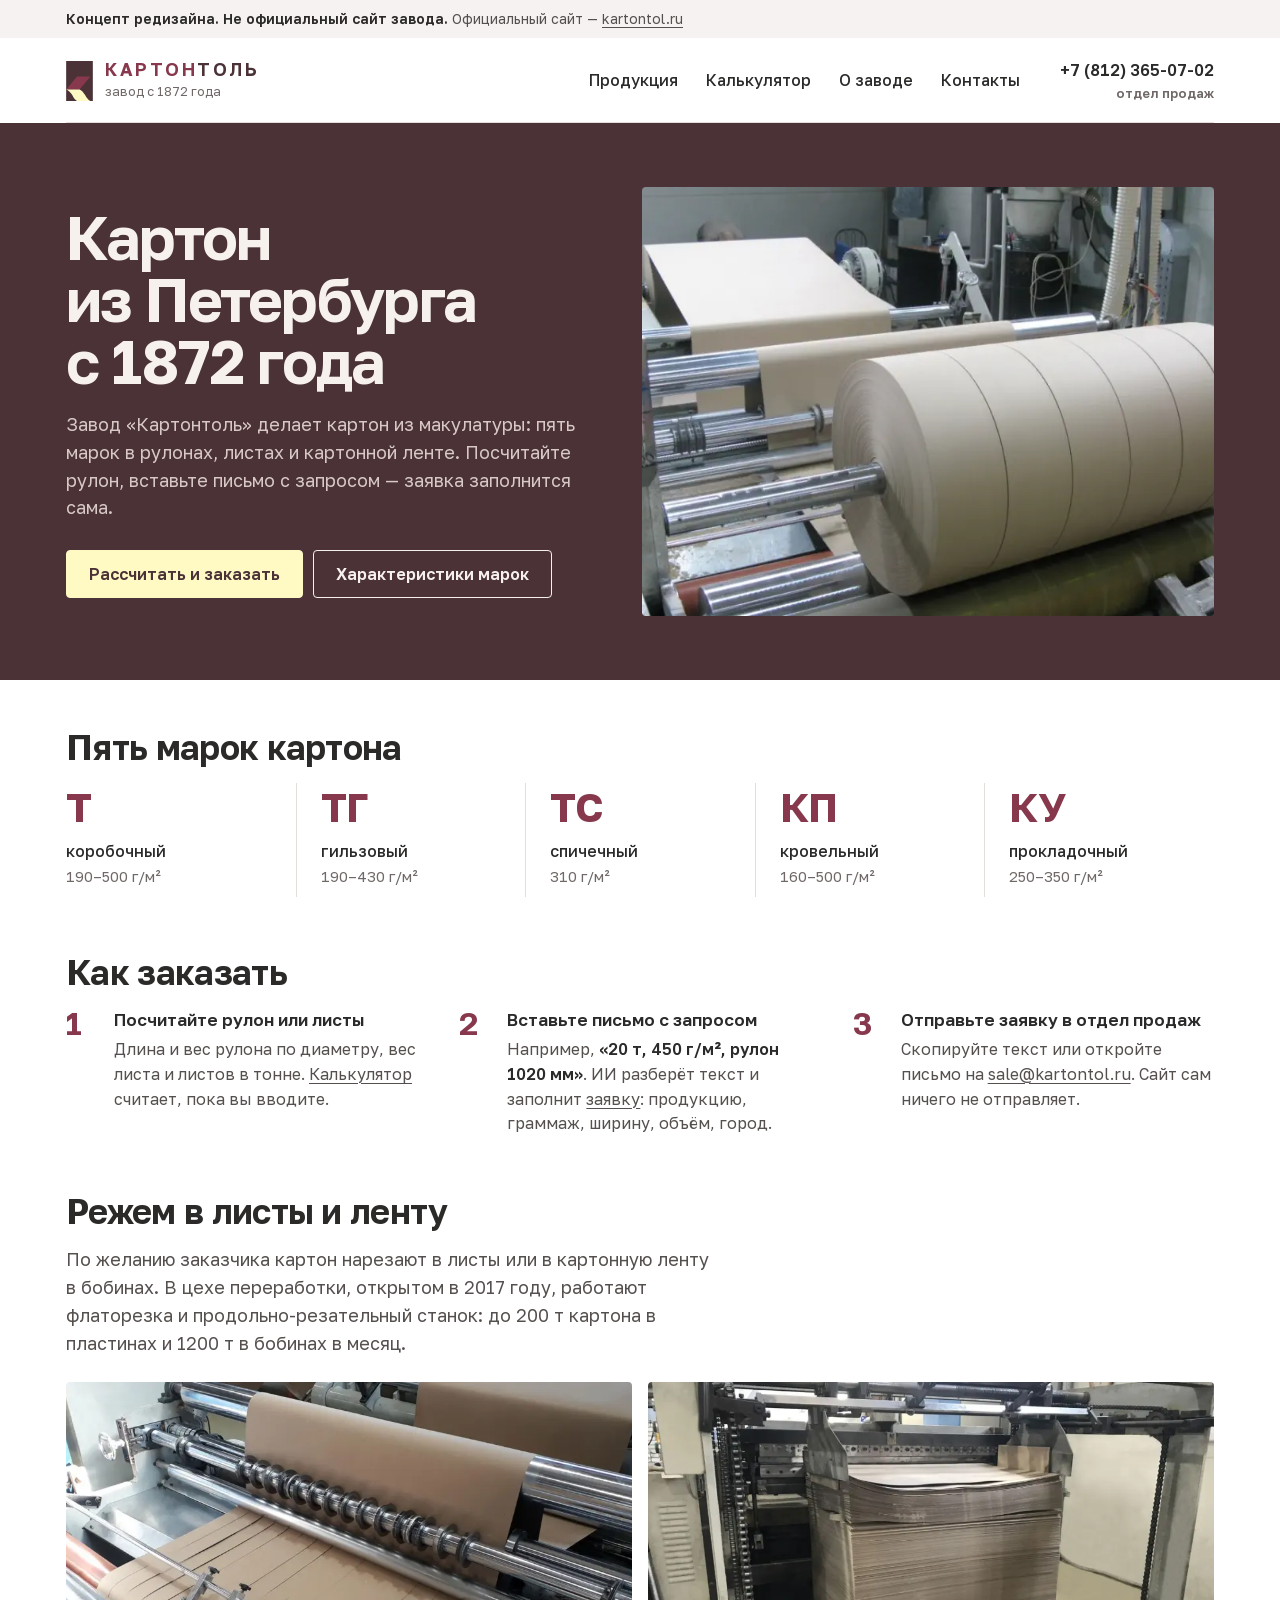
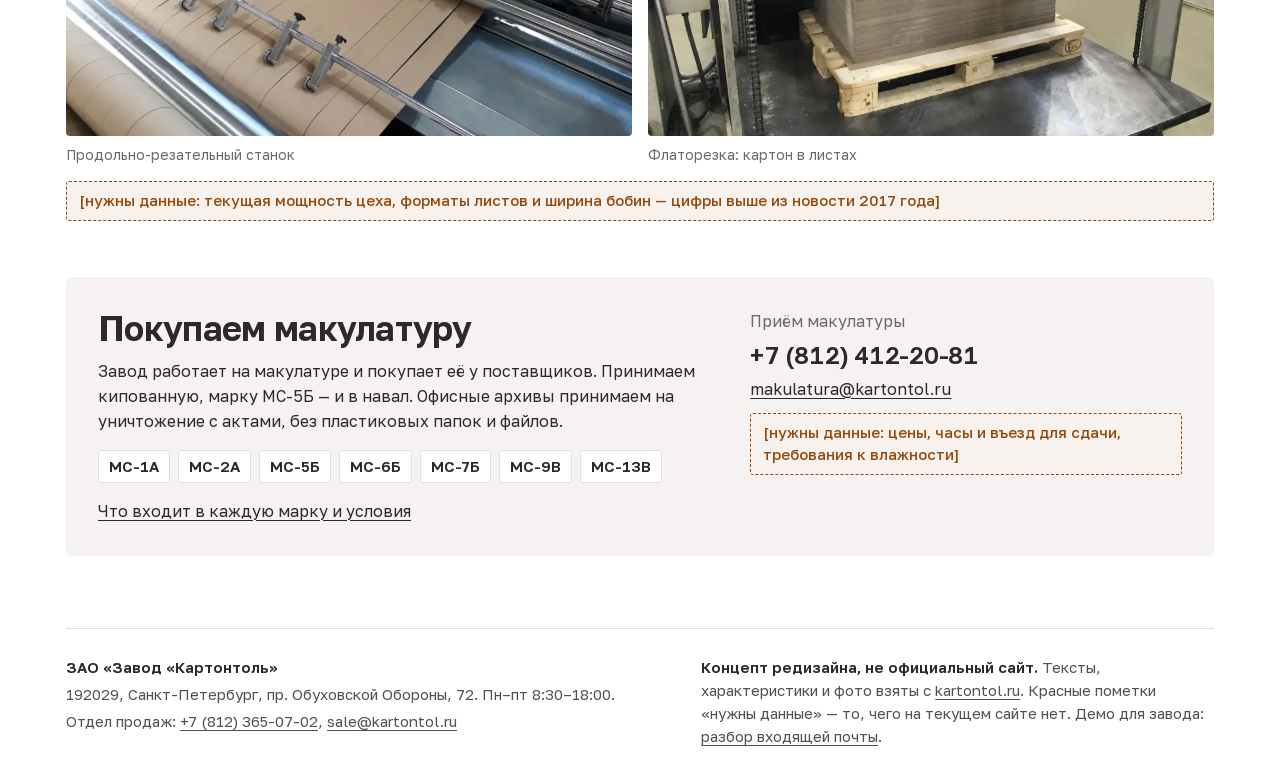
<file: index.html>
<!doctype html>
<html lang="ru">
<head>
<meta charset="utf-8">
<meta name="viewport" content="width=device-width, initial-scale=1, viewport-fit=cover">
<title>Картонтоль — картон из Петербурга с 1872 года (концепт)</title>
<meta name="description" content="Концепт редизайна сайта завода «Картонтоль»: картон из макулатуры в рулонах, листах и ленте, калькулятор и заявка.">
<meta name="robots" content="noindex, nofollow">
<meta name="color-scheme" content="light dark">
<meta name="theme-color" content="#4A3237">
<link rel="icon" href="data:image/svg+xml,%3Csvg viewBox='0 0 38 57' xmlns='http://www.w3.org/2000/svg'%3E%3Cpath fill='%234A3237' d='M0 0h38v57H0z'/%3E%3Cpath fill='%2387384D' d='M19.2 40.5H0L15.4 22h19.2z'/%3E%3Cpath fill='%23FFF9C4' d='M34.5 57H15.4C11.4 55 9.7 49.7 7.4 46.6 5.5 44 3 42 0 40.5H19.1C26.1 43.2 28 53.7 34.5 56.9z'/%3E%3C/svg%3E">
<link rel="stylesheet" href="assets/site.css?v=4">
</head>
<body>
<a class="skip" href="#main">Перейти к содержанию</a>
<div class="concept"><p class="wrap"><b>Концепт редизайна. Не официальный сайт завода.</b> Официальный сайт — <a href="https://kartontol.ru/">kartontol.ru</a></p></div>
<header class="site wrap">
  <a class="brand" href="index.html"><svg viewBox="0 0 38 57" aria-hidden="true"><path fill="#4A3237" d="M0 0h38v57H0z"/><path fill="#87384D" d="M19.2 40.5H0L15.4 22h19.2z"/><path fill="#FFF9C4" d="M34.5 57H15.4C11.4 55 9.7 49.7 7.4 46.6 5.5 44 3 42 0 40.5H19.1C26.1 43.2 28 53.7 34.5 56.9z"/></svg><b><span>Картон</span>толь</b><small>завод с 1872 года</small></a>
  <a class="tel" href="tel:+78123650702">+7 (812) 365-07-02<small>отдел продаж</small></a>
  <nav class="nav" aria-label="Разделы сайта">
    <a href="products.html">Продукция</a>
    <a href="calculator/index.html">Калькулятор</a>
    <a href="about.html">О заводе</a>
    <a href="contacts.html">Контакты</a>
  </nav>
</header>

<main id="main" class="wrap">
  <section class="hero" aria-labelledby="h1">
    <div>
      <h1 id="h1">Картон из&nbsp;Петербурга с&nbsp;1872&nbsp;года</h1>
      <p class="lead">Завод «Картонтоль» делает картон из макулатуры: пять марок в рулонах, листах и картонной ленте. Посчитайте рулон, вставьте письмо с запросом — заявка заполнится сама.</p>
      <div class="btns">
        <a class="btn main" href="calculator/index.html">Рассчитать и заказать</a>
        <a class="btn" href="products.html">Характеристики марок</a>
      </div>
    </div>

    <figure class="hero-ph"><img src="assets/img/winding.webp" width="960" height="540" fetchpriority="high" alt="Нарезанный картон наматывается в бобины на продольно-резательном станке"></figure>
  </section>

  <section class="section" aria-labelledby="h-grades">
    <h2 id="h-grades">Пять марок картона</h2>
    <ul class="grades">
      <li><a href="products.html#t"><b>Т</b><span>коробочный</span><small>190–500 г/м²</small></a></li>
      <li><a href="products.html#tg"><b>ТГ</b><span>гильзовый</span><small>190–430 г/м²</small></a></li>
      <li><a href="products.html#ts"><b>ТС</b><span>спичечный</span><small>310 г/м²</small></a></li>
      <li><a href="products.html#kp"><b>КП</b><span>кровельный</span><small>160–500 г/м²</small></a></li>
      <li><a href="products.html#ku"><b>КУ</b><span>прокладочный</span><small>250–350 г/м²</small></a></li>
    </ul>
  </section>

  <section class="section" aria-labelledby="h-order">
    <h2 id="h-order">Как заказать</h2>
    <ol class="steps">
      <li><b>Посчитайте рулон или листы</b><p>Длина и вес рулона по диаметру, вес листа и листов в тонне. <a href="calculator/index.html">Калькулятор</a> считает, пока вы вводите.</p></li>
      <li><b>Вставьте письмо с запросом</b><p>Например, <q>20 т, 450 г/м², рулон 1020 мм</q>. ИИ разберёт текст и заполнит <a href="calculator/index.html#order">заявку</a>: продукцию, граммаж, ширину, объём, город.</p></li>
      <li><b>Отправьте заявку в отдел продаж</b><p>Скопируйте текст или откройте письмо на <a href="mailto:sale@kartontol.ru">sale@kartontol.ru</a>. Сайт сам ничего не отправляет.</p></li>
    </ol>
  </section>

  <section class="section" aria-labelledby="h-shop">
    <h2 id="h-shop">Режем в листы и ленту</h2>
    <p class="lead">По желанию заказчика картон нарезают в листы или в картонную ленту в бобинах. В цехе переработки, открытом в 2017 году, работают флаторезка и продольно-резательный станок: до 200 т картона в пластинах и 1200 т в бобинах в месяц.</p>
    <div class="photos">
      <figure><img src="assets/img/slitter.webp" width="960" height="541" loading="lazy" decoding="async" alt="Продольно-резательный станок режет полотно картона на ленты"><figcaption>Продольно-резательный станок</figcaption></figure>
      <figure><img src="assets/img/sheets.webp" width="960" height="720" loading="lazy" decoding="async" alt="Стопа нарезанного листового картона на поддоне у флаторезки"><figcaption>Флаторезка: картон в листах</figcaption></figure>
    </div>
    <p class="need" style="margin-top:16px">[нужны данные: текущая мощность цеха, форматы листов и ширина бобин — цифры выше из новости 2017 года]</p>
  </section>

  <section class="section" aria-labelledby="h-waste">
    <div class="paper cols wide-left">
      <div>
        <h2 id="h-waste">Покупаем макулатуру</h2>
        <p style="margin-top:12px">Завод работает на макулатуре и покупает её у поставщиков. Принимаем кипованную, марку МС-5Б — и в навал. Офисные архивы принимаем на уничтожение с актами, без пластиковых папок и файлов.</p>
        <ul class="marks" aria-label="Марки макулатуры">
          <li>МС-1А</li><li>МС-2А</li><li>МС-5Б</li><li>МС-6Б</li><li>МС-7Б</li><li>МС-9В</li><li>МС-13В</li>
        </ul>
        <p><a href="about.html#suppliers">Что входит в каждую марку и условия</a></p>
      </div>
      <div class="dept">
        <p class="muted">Приём макулатуры</p>
        <p><a href="tel:+78124122081">+7 (812) 412-20-81</a></p>
        <p><a href="mailto:makulatura@kartontol.ru">makulatura@kartontol.ru</a></p>
        <p class="need" style="margin-top:12px">[нужны данные: цены, часы и въезд для сдачи, требования к влажности]</p>
      </div>
    </div>
  </section>
</main>

<footer class="foot wrap">
  <div>
    <p><b>ЗАО «Завод «Картонтоль»</b></p>
    <p>192029, Санкт-Петербург, пр. Обуховской Обороны, 72. Пн–пт 8:30–18:00.</p>
    <p>Отдел продаж: <a href="tel:+78123650702">+7 (812) 365-07-02</a>, <a href="mailto:sale@kartontol.ru">sale@kartontol.ru</a></p>
  </div>
  <p><b>Концепт редизайна, не официальный сайт.</b> Тексты, характеристики и фото взяты с <a href="https://kartontol.ru/">kartontol.ru</a>. Красные пометки «нужны данные» — то, чего на текущем сайте нет. Демо для завода: <a href="mail/index.html">разбор входящей почты</a>.</p>
</footer>
</body>
</html>
</file>
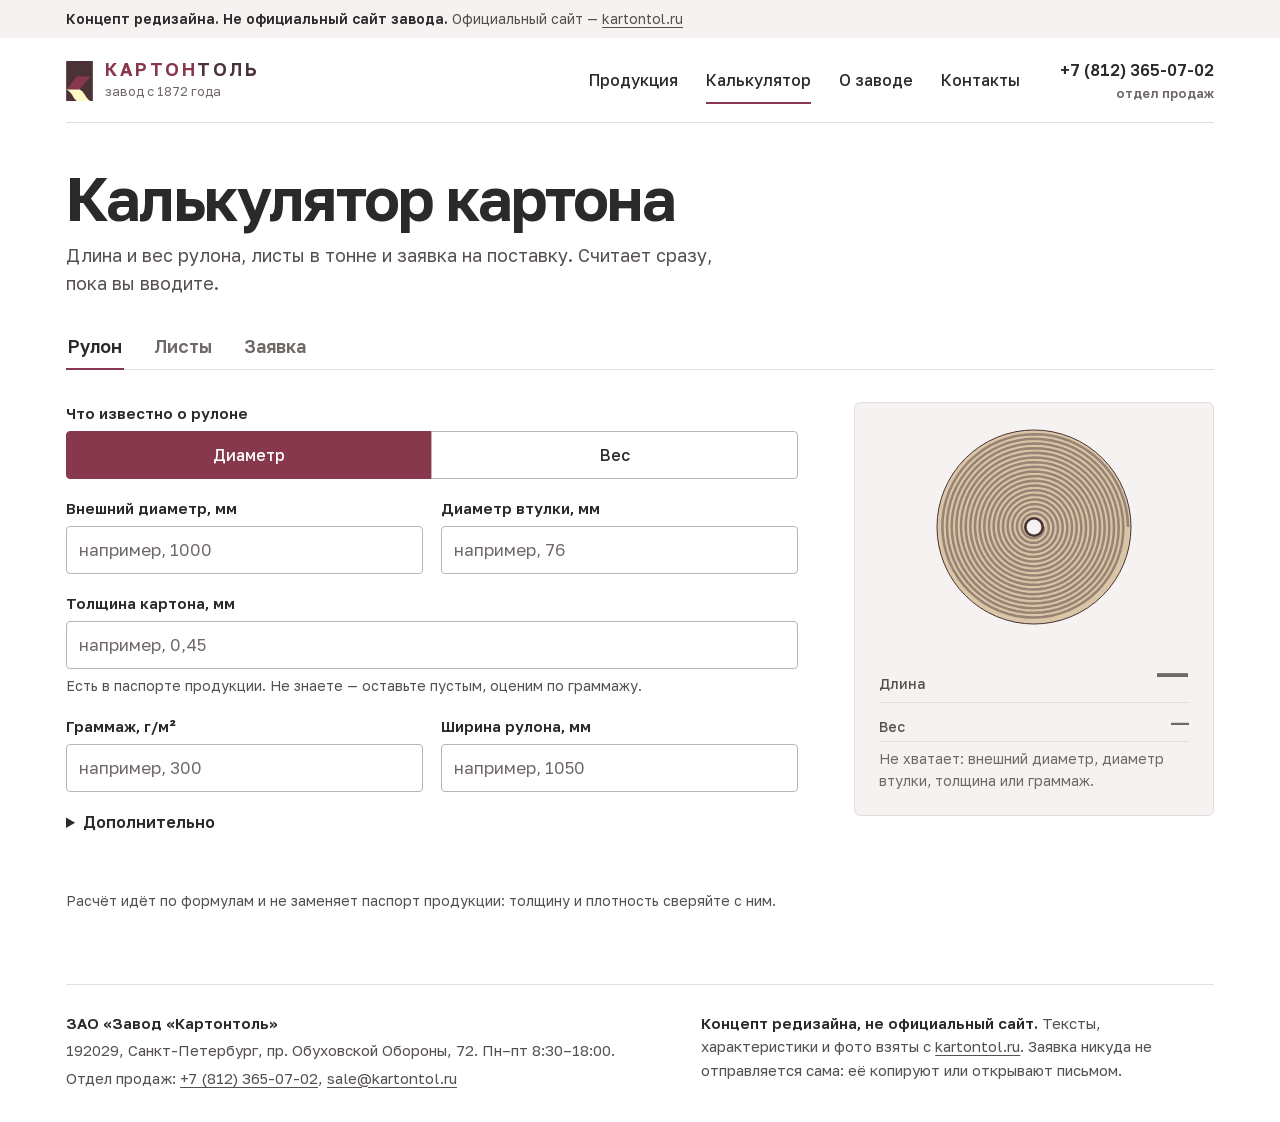
<file: calculator/index.html>
<!doctype html>
<html lang="ru">
<head>
<meta charset="utf-8">
<meta name="viewport" content="width=device-width, initial-scale=1, viewport-fit=cover">
<title>Калькулятор картона и заявка — Картонтоль (концепт)</title>
<meta name="description" content="Длина и вес рулона, листы в тонне и заявка на картон. ИИ разбирает письмо с запросом и заполняет заявку.">
<meta name="robots" content="noindex, nofollow">
<meta name="color-scheme" content="light dark">
<meta name="theme-color" content="#4A3237">
<link rel="icon" href="data:image/svg+xml,%3Csvg viewBox='0 0 38 57' xmlns='http://www.w3.org/2000/svg'%3E%3Cpath fill='%234A3237' d='M0 0h38v57H0z'/%3E%3Cpath fill='%2387384D' d='M19.2 40.5H0L15.4 22h19.2z'/%3E%3Cpath fill='%23FFF9C4' d='M34.5 57H15.4C11.4 55 9.7 49.7 7.4 46.6 5.5 44 3 42 0 40.5H19.1C26.1 43.2 28 53.7 34.5 56.9z'/%3E%3C/svg%3E">
<link rel="stylesheet" href="../assets/site.css?v=4">
</head>
<body>
<a class="skip" href="#main">Перейти к содержанию</a>
<div class="concept"><p class="wrap"><b>Концепт редизайна. Не официальный сайт завода.</b> Официальный сайт — <a href="https://kartontol.ru/">kartontol.ru</a></p></div>
<header class="site wrap">
  <a class="brand" href="../index.html"><svg viewBox="0 0 38 57" aria-hidden="true"><path fill="#4A3237" d="M0 0h38v57H0z"/><path fill="#87384D" d="M19.2 40.5H0L15.4 22h19.2z"/><path fill="#FFF9C4" d="M34.5 57H15.4C11.4 55 9.7 49.7 7.4 46.6 5.5 44 3 42 0 40.5H19.1C26.1 43.2 28 53.7 34.5 56.9z"/></svg><b><span>Картон</span>толь</b><small>завод с 1872 года</small></a>
  <a class="tel" href="tel:+78123650702">+7 (812) 365-07-02<small>отдел продаж</small></a>
  <nav class="nav" aria-label="Разделы сайта">
    <a href="../products.html">Продукция</a>
    <a href="index.html" aria-current="page">Калькулятор</a>
    <a href="../about.html">О заводе</a>
    <a href="../contacts.html">Контакты</a>
  </nav>
</header>

<main id="main" class="wrap">
<div class="calc-head">
  <h1>Калькулятор картона</h1>
  <p class="lead">Длина и вес рулона, листы в тонне и заявка на поставку. Считает сразу, пока вы вводите.</p>
  <nav class="tabs" role="tablist" aria-label="Разделы калькулятора">
    <button type="button" role="tab" id="tab-roll" aria-controls="p-roll" aria-selected="true">Рулон</button>
    <button type="button" role="tab" id="tab-sheet" aria-controls="p-sheet" aria-selected="false" tabindex="-1">Листы</button>
    <button type="button" role="tab" id="tab-order" aria-controls="p-order" aria-selected="false" tabindex="-1">Заявка</button>
  </nav>
</div>
<!-- РУЛОН -->
<section class="panel" id="p-roll" role="tabpanel" aria-labelledby="tab-roll">
  <div class="tag">
    <svg viewBox="-100 -100 200 200" aria-hidden="true">
      <circle class="roll-face" r="97"/>
      <path class="roll-wind" id="r-wind" pathLength="1"/>
      <circle class="roll-core" id="r-core" r="12"/>
      <circle class="roll-hole" id="r-hole" r="9"/>
    </svg>
    <dl aria-live="polite">
      <div class="big"><dt>Длина <span class="stamp" id="r-est" hidden>оценка</span></dt><dd id="r-len"></dd></div>
      <div><dt>Вес</dt><dd id="r-kg-out"></dd></div>
    </dl>
    <p class="cap" id="r-cap"></p>
  </div>

  <form id="f-roll" novalidate>
    <fieldset class="seg">
      <legend>Что известно о рулоне</legend>
      <div class="opts">
        <label><input type="radio" name="rmode" value="dia" checked><span>Диаметр</span></label>
        <label><input type="radio" name="rmode" value="wt"><span>Вес</span></label>
      </div>
    </fieldset>

    <div id="r-dia" class="fields">
      <div class="pair">
        <div class="f">
          <label for="r-D">Внешний диаметр, мм</label>
          <input id="r-D" name="outerMm" inputmode="decimal" autocomplete="off" placeholder="например, 1000" aria-describedby="r-D-err">
          <p class="err" id="r-D-err" hidden></p>
        </div>
        <div class="f">
          <label for="r-d">Диаметр втулки, мм</label>
          <input id="r-d" name="coreMm" inputmode="decimal" autocomplete="off" placeholder="например, 76" aria-describedby="r-d-err">
          <p class="err" id="r-d-err" hidden></p>
        </div>
      </div>
      <div class="f">
        <label for="r-t">Толщина картона, мм</label>
        <input id="r-t" name="thicknessMm" inputmode="decimal" autocomplete="off" placeholder="например, 0,45" aria-describedby="r-t-hint r-t-err r-t-note">
        <p class="hint" id="r-t-hint">Есть в паспорте продукции. Не знаете — оставьте пустым, оценим по граммажу.</p>
        <p class="err" id="r-t-err" hidden></p>
        <p class="note" id="r-t-note" hidden></p>
      </div>
    </div>

    <div id="r-wtbox" class="f" hidden>
      <label for="r-kg">Вес рулона, кг</label>
      <input id="r-kg" name="weightKg" inputmode="decimal" autocomplete="off" placeholder="например, 800" aria-describedby="r-kg-err">
      <p class="err" id="r-kg-err" hidden></p>
    </div>

    <div class="pair">
      <div class="f">
        <label for="r-g">Граммаж, г/м²</label>
        <input id="r-g" name="grammageGsm" inputmode="decimal" autocomplete="off" placeholder="например, 300" aria-describedby="r-g-err">
        <p class="err" id="r-g-err" hidden></p>
      </div>
      <div class="f">
        <label for="r-w">Ширина рулона, мм</label>
        <input id="r-w" name="widthMm" inputmode="decimal" autocomplete="off" placeholder="например, 1050" aria-describedby="r-w-err">
        <p class="err" id="r-w-err" hidden></p>
      </div>
    </div>

    <details>
      <summary>Дополнительно</summary>
      <div class="f">
        <label for="r-rho">Плотность картона, г/см³</label>
        <input id="r-rho" name="densityGcm3" inputmode="decimal" autocomplete="off" value="0,75" placeholder="0,75" aria-describedby="r-rho-hint r-rho-err">
        <p class="hint" id="r-rho-hint">Нужна, только когда толщина не указана. Пустое поле — 0,75.</p>
        <p class="err" id="r-rho-err" hidden></p>
      </div>
    </details>
  </form>
</section>

<!-- ЛИСТЫ -->
<section class="panel" id="p-sheet" role="tabpanel" aria-labelledby="tab-sheet" hidden>
  <div class="tag">
    <svg viewBox="0 0 100 100" aria-hidden="true">
      <rect class="sheet" id="s-r3"/><rect class="sheet" id="s-r2"/><rect class="sheet top" id="s-r1"/>
    </svg>
    <dl aria-live="polite">
      <div class="big"><dt>Вес листа</dt><dd id="s-wt"></dd></div>
      <div><dt>Листов в тонне</dt><dd id="s-per"></dd></div>
    </dl>
    <p class="cap" id="s-cap"></p>
  </div>

  <form id="f-sheet" novalidate>
    <div class="pair">
      <div class="f">
        <label for="s-w">Ширина листа, мм</label>
        <input id="s-w" name="widthMm" inputmode="decimal" autocomplete="off" placeholder="например, 700" aria-describedby="s-w-err">
        <p class="err" id="s-w-err" hidden></p>
      </div>
      <div class="f">
        <label for="s-l">Длина листа, мм</label>
        <input id="s-l" name="lengthMm" inputmode="decimal" autocomplete="off" placeholder="например, 1000" aria-describedby="s-l-err">
        <p class="err" id="s-l-err" hidden></p>
      </div>
    </div>
    <div class="f">
      <label for="s-g">Граммаж, г/м²</label>
      <input id="s-g" name="grammageGsm" inputmode="decimal" autocomplete="off" placeholder="например, 350" aria-describedby="s-g-err">
      <p class="err" id="s-g-err" hidden></p>
    </div>

    <fieldset class="seg fields">
      <legend>Партия</legend>
      <p class="hint">Заполните одно поле или оба.</p>
      <div class="pair">
        <div class="f">
          <label for="s-n">Листов в партии</label>
          <input id="s-n" name="sheetCount" inputmode="numeric" autocomplete="off" placeholder="например, 5000" aria-describedby="s-n-err s-n-out">
          <p class="err" id="s-n-err" hidden></p>
          <output id="s-n-out" for="s-n" hidden></output>
        </div>
        <div class="f">
          <label for="s-t">Тонн в партии</label>
          <input id="s-t" name="tonnes" inputmode="decimal" autocomplete="off" placeholder="например, 2" aria-describedby="s-t-err s-t-out">
          <p class="err" id="s-t-err" hidden></p>
          <output id="s-t-out" for="s-t" hidden></output>
        </div>
      </div>
    </fieldset>
  </form>
</section>

<!-- ЗАЯВКА -->
<section class="panel" id="p-order" role="tabpanel" aria-labelledby="tab-order" hidden>
  <form id="f-order" novalidate>
    <div class="ai">
      <label for="o-letter">Письмо с запросом</label>
      <textarea id="o-letter" aria-describedby="o-letter-hint" placeholder="например: нужно 20 т, 450 г/м², рулон 1020 мм, доставка в Тверь"></textarea>
      <button type="button" class="btn" id="o-ai">Разобрать письмо ИИ</button>
      <p class="hint" id="o-letter-hint">ИИ заполнит поля ниже. Текст уходит на разбор в YandexGPT через облачную функцию Яндекса; сайт его не хранит.</p>
    </div>
    <div class="pull">
      <button type="button" class="btn" id="o-pull">Перенести из расчёта</button>
      <p class="hint">Подставит граммаж, ширину или формат, а итог расчёта допишет в комментарий.</p>
    </div>
    <div class="pair">
      <div class="f">
        <label for="o-company">Компания</label>
        <input id="o-company" name="company" autocomplete="organization" placeholder="название организации">
      </div>
      <div class="f">
        <label for="o-contact">Контакт: телефон или почта</label>
        <input id="o-contact" name="contact" autocomplete="email" placeholder="+7 900 000-00-00 или name@mail.ru" aria-describedby="o-contact-err">
        <p class="err" id="o-contact-err" hidden></p>
      </div>
    </div>
    <fieldset class="seg">
      <legend>Продукция</legend>
      <div class="opts">
        <label><input type="radio" name="product" value="рулон"><span>Рулон</span></label>
        <label><input type="radio" name="product" value="лист"><span>Лист</span></label>
        <label><input type="radio" name="product" value="лента"><span>Лента</span></label>
      </div>
    </fieldset>
    <div class="pair">
      <div class="f">
        <label for="o-brand">Марка</label>
        <input id="o-brand" name="brand" autocomplete="off" placeholder="как в паспорте или прайсе">
      </div>
      <div class="f">
        <label for="o-g">Граммаж, г/м²</label>
        <input id="o-g" name="grammageGsm" inputmode="decimal" autocomplete="off" placeholder="например, 300" aria-describedby="o-g-err">
        <p class="err" id="o-g-err" hidden></p>
      </div>
    </div>
    <div class="f">
      <label for="o-size">Ширина или формат</label>
      <input id="o-size" name="size" autocomplete="off" placeholder="1050 мм или 700 × 1000 мм">
    </div>
    <div class="pair qty">
      <div class="f">
        <label for="o-qty">Объём</label>
        <input id="o-qty" name="qty" inputmode="decimal" autocomplete="off" placeholder="например, 20" aria-describedby="o-qty-err">
        <p class="err" id="o-qty-err" hidden></p>
      </div>
      <div class="f">
        <label for="o-unit">Единицы</label>
        <select id="o-unit" name="unit">
          <option value="t">т</option>
          <option value="roll">рулонов</option>
          <option value="sheet">листов</option>
        </select>
      </div>
    </div>
    <div class="f">
      <label for="o-city">Город доставки</label>
      <input id="o-city" name="city" autocomplete="address-level2" placeholder="например, Москва">
    </div>
    <div class="f">
      <label for="o-comment">Комментарий</label>
      <textarea id="o-comment" name="comment" placeholder="сроки, упаковка, вопросы"></textarea>
    </div>
    <div class="btns">
      <button type="button" class="btn main" id="o-copy">Скопировать заявку</button>
      <a class="btn" id="o-mail" href="mailto:">Отправить письмом</a>
    </div>
    <p id="o-status" role="status"></p>
  </form>
  <aside class="preview" aria-labelledby="o-prev-h">
    <h2 id="o-prev-h">Текст заявки</h2>
    <pre id="o-text"></pre>
  </aside>
</section>
<p class="hint" style="margin-bottom:8px">Расчёт идёт по формулам и не заменяет паспорт продукции: толщину и плотность сверяйте с ним.</p>
</main>

<footer class="foot wrap">
  <div>
    <p><b>ЗАО «Завод «Картонтоль»</b></p>
    <p>192029, Санкт-Петербург, пр. Обуховской Обороны, 72. Пн–пт 8:30–18:00.</p>
    <p>Отдел продаж: <a href="tel:+78123650702">+7 (812) 365-07-02</a>, <a href="mailto:sale@kartontol.ru">sale@kartontol.ru</a></p>
  </div>
  <p><b>Концепт редизайна, не официальный сайт.</b> Тексты, характеристики и фото взяты с <a href="https://kartontol.ru/">kartontol.ru</a>. Заявка никуда не отправляется сама: её копируют или открывают письмом.</p>
</footer>

<script src="calc.js"></script>
<script>
var SALES_EMAIL = ''; // ponytail: адрес отдела продаж завода — вписать, когда даст завод

var $ = function (id) { return document.getElementById(id); };
var fmts = {};
function fmt(n, digits) {
  if (digits === undefined) digits = n >= 100 ? 0 : n >= 10 ? 1 : n >= 1 ? 2 : 3;
  if (!fmts[digits]) fmts[digits] = new Intl.NumberFormat('ru-RU', { maximumFractionDigits: digits });
  return fmts[digits].format(n);
}
var plural = new Intl.PluralRules('ru-RU');
function pl(n, forms) { var i = { one: 0, few: 1, many: 2 }[plural.select(n)]; return forms[i === undefined ? 1 : i]; }
function ok(x) { return x > 0; }
function raw(n) { return String(n).replace('.', ','); }

// Ошибка у поля: видна после того, как поле заполнили и ушли из него (или при отправке)
function setErr(el, msg) {
  var box = $(el.id + '-err'), show = !!msg && el.dataset.touched === '1';
  box.textContent = show ? msg : '';
  box.hidden = !show;
  el.setAttribute('aria-invalid', show ? 'true' : 'false');
}
// Число > 0 из поля; пусто → null; ошибка → NaN
function num(id, integer) {
  var el = $(id), v = Calc.parseNum(el.value), msg = '';
  if (Number.isNaN(v)) msg = 'Нужно число цифрами, например 0,5.';
  else if (v !== null && v <= 0) msg = 'Число должно быть больше нуля.';
  else if (integer && v !== null && v % 1) msg = 'Нужно целое число, например 5000.';
  setErr(el, msg);
  return msg ? NaN : v;
}

var last = { kind: 'roll', roll: null, sheet: null };

/* ---------- Рулон ---------- */
var rollForm = $('f-roll');
function spiral(r, R, turns) {
  var steps = Math.ceil(turns * 64), d = '';
  for (var i = 0; i <= steps; i++) {
    var a = i / steps * turns * 2 * Math.PI, rad = r + (R - r) * i / steps;
    d += (i ? 'L' : 'M') + (rad * Math.cos(a)).toFixed(2) + ' ' + (rad * Math.sin(a)).toFixed(2);
  }
  return d;
}
function drawRoll(D, d, turns) {
  var R = 94, r = Math.min(Math.max(R * d / D, 10), 80), vis = Math.max(3, Math.min(18, Math.round(turns)));
  var w = $('r-wind');
  w.setAttribute('d', spiral(r, R, vis));
  w.style.strokeWidth = Math.min(Math.max((R - r) / vis * 0.55, 0.8), 6);
  $('r-core').setAttribute('r', r);
  $('r-hole').setAttribute('r', r * 0.74);
}
function calcRoll() {
  var byWeight = rollForm.rmode.value === 'wt';
  $('r-dia').hidden = byWeight;
  $('r-wtbox').hidden = !byWeight;
  var g = num('r-g'), wMm = num('r-w'), rho = num('r-rho');
  if (rho === null) rho = Calc.DEFAULT_DENSITY;
  var len = NaN, kg = NaN, estimate = false, missing = [], cap = '', D, d, t, W, turns;

  if (!byWeight) {
    D = num('r-D'); d = num('r-d'); t = num('r-t');
    if (ok(D) && d >= D) { setErr($('r-d'), 'Втулка должна быть меньше внешнего диаметра. Проверьте, что оба размера в миллиметрах.'); d = NaN; }
    if (t === null && ok(g) && ok(rho)) { t = Calc.thicknessFromGrammage(g, rho); estimate = true; }
    if (!ok(D)) missing.push('внешний диаметр');
    if (!ok(d)) missing.push('диаметр втулки');
    if (!ok(t)) missing.push('толщина или граммаж');
    if (!missing.length) {
      len = Calc.rollLength(D, d, t);
      turns = Calc.rollTurns(D, d, t);
      if (ok(wMm) && ok(g)) kg = Calc.rollWeight(len, wMm / 1000, g);
      cap = 'Ø ' + fmt(D) + ' мм на втулке Ø ' + fmt(d) + ' мм, ' + fmt(turns, 0) + ' ' + pl(Math.round(turns), ['виток', 'витка', 'витков']) + '.';
      if (!ok(kg)) cap += ' Для веса нужны ширина и граммаж.';
    }
    drawRoll(ok(D) ? D : 1000, ok(d) ? d : 76, ok(turns) ? turns : 24);
  } else {
    W = num('r-kg');
    if (!ok(W)) missing.push('вес рулона');
    if (!ok(wMm)) missing.push('ширина');
    if (!ok(g)) missing.push('граммаж');
    if (!missing.length) { len = Calc.rollLengthFromWeight(W, wMm / 1000, g); kg = W; cap = 'Длина по весу, ширине и граммажу.'; }
  }
  var note = $('r-t-note');
  note.hidden = !estimate;
  if (estimate) note.textContent = 'Считаем по граммажу: толщина ≈ ' + fmt(t, 2) + ' мм при плотности ' + fmt(rho) + ' г/см³. Это оценка: точную толщину возьмите из паспорта продукции.';

  $('r-len').innerHTML = ok(len) ? fmt(len) + '<small> м</small>' : '';
  $('r-kg-out').innerHTML = ok(kg) ? fmt(kg) + '<small> кг</small>' : '';
  $('r-est').hidden = !(estimate && ok(len));
  $('r-cap').textContent = missing.length ? 'Не хватает: ' + missing.join(', ') + '.' : cap;

  last.roll = !ok(len) ? null : {
    product: 'рулон', g: g, size: ok(wMm) ? fmt(wMm) + ' мм' : '', unit: 'roll',
    text: 'Расчёт рулона: ' + (byWeight
      ? 'вес ' + fmt(W) + ' кг, ширина ' + fmt(wMm) + ' мм, ' + fmt(g) + ' г/м², длина ' + fmt(len) + ' м.'
      : 'Ø ' + fmt(D) + ' мм, втулка Ø ' + fmt(d) + ' мм, толщина ' + fmt(t, 2) + ' мм' + (estimate ? ' (оценка по граммажу)' : '') +
        ', длина ' + fmt(len) + ' м' + (ok(kg) ? ', вес ' + fmt(kg) + ' кг' : '') + '.')
  };
}

/* ---------- Листы ---------- */
function drawSheet(W, L) {
  var s = 78 / Math.max(W, L), w = W * s, h = L * s, x = (100 - w - 8) / 2, y = (100 - h - 8) / 2;
  [['s-r3', 8], ['s-r2', 4], ['s-r1', 0]].forEach(function (p) {
    var el = $(p[0]);
    el.setAttribute('x', x + p[1]); el.setAttribute('y', y + p[1]);
    el.setAttribute('width', w); el.setAttribute('height', h);
  });
}
function calcSheet() {
  var W = num('s-w'), L = num('s-l'), g = num('s-g'), N = num('s-n', true), T = num('s-t'), missing = [];
  if (!ok(W)) missing.push('ширина листа');
  if (!ok(L)) missing.push('длина листа');
  if (!ok(g)) missing.push('граммаж');
  var base = !missing.length, wm = W / 1000, lm = L / 1000, sw, per, batchKg, nInT;
  drawSheet(ok(W) ? W : 700, ok(L) ? L : 1000);
  if (base) { sw = Calc.sheetWeight(wm, lm, g); per = Calc.sheetsInTonnes(1, wm, lm, g); }
  $('s-wt').innerHTML = base ? fmt(sw) + '<small> кг</small>' : '';
  $('s-per').innerHTML = base ? fmt(per, 0) : '';
  $('s-cap').textContent = base ? 'Формат ' + fmt(W) + ' × ' + fmt(L) + ' мм, ' + fmt(g) + ' г/м².' : 'Не хватает: ' + missing.join(', ') + '.';

  var nOut = $('s-n-out'), tOut = $('s-t-out');
  nOut.hidden = !ok(N); tOut.hidden = !ok(T);
  if (ok(N)) {
    batchKg = base && Calc.batchWeight(N, wm, lm, g);
    nOut.textContent = !base ? 'Сначала укажите формат и граммаж.' :
      'Вес партии: ' + (batchKg >= 1000 ? fmt(batchKg / 1000) + ' т (' + fmt(batchKg, 0) + ' кг)' : fmt(batchKg) + ' кг') + '.';
  }
  if (ok(T)) {
    nInT = base && Calc.sheetsInTonnes(T, wm, lm, g);
    tOut.textContent = !base ? 'Сначала укажите формат и граммаж.' :
      'Поместится ' + fmt(nInT, 0) + ' ' + pl(nInT, ['лист', 'листа', 'листов']) + '.';
  }
  last.sheet = !base ? null : {
    product: 'лист', g: g, size: fmt(W) + ' × ' + fmt(L) + ' мм',
    qty: ok(T) ? T : ok(N) ? N : null, unit: ok(T) ? 't' : 'sheet',
    text: 'Расчёт листов: формат ' + fmt(W) + ' × ' + fmt(L) + ' мм, ' + fmt(g) + ' г/м², вес листа ' + fmt(sw) + ' кг, в тонне ' + fmt(per, 0) + ' ' + pl(per, ['лист', 'листа', 'листов']) +
      (ok(N) ? ', ' + fmt(N, 0) + ' ' + pl(N, ['лист', 'листа', 'листов']) + ' весят ' + fmt(batchKg) + ' кг' : '') +
      (ok(T) ? ', в ' + fmt(T) + ' т — ' + fmt(nInT, 0) + ' ' + pl(nInT, ['лист', 'листа', 'листов']) : '') + '.'
  };
}

/* ---------- Заявка ---------- */
var orderForm = $('f-order');
var UNITS = { t: ['т', 'т', 'т'], roll: ['рулон', 'рулона', 'рулонов'], sheet: ['лист', 'листа', 'листов'] };
function status(msg) { $('o-status').textContent = msg; }
function checkContact(force) {
  var el = $('o-contact'), v = el.value.trim();
  var good = /^[^\s@]+@[^\s@]+\.[^\s@]+$/.test(v) || (/^[+\d\s()\-]+$/.test(v) && v.replace(/\D/g, '').length >= 10);
  if (force) el.dataset.touched = '1';
  setErr(el, good ? '' : v ? 'Не похоже на телефон или почту. Пример: +7 900 000-00-00 или name@mail.ru.' : 'Укажите телефон или почту, чтобы завод мог ответить.');
  return good;
}
function orderText() {
  var f = orderForm, g = num('o-g'), q = num('o-qty');
  var rows = [
    ['Компания', f.company.value], ['Контакт', f.contact.value], ['Продукция', f.product.value], ['Марка', f.brand.value],
    ['Граммаж', ok(g) ? fmt(g) + ' г/м²' : ''], ['Ширина или формат', f.size.value],
    ['Объём', ok(q) ? fmt(q) + ' ' + pl(q, UNITS[f.unit.value]) : ''],
    ['Город доставки', f.city.value], ['Комментарий', f.comment.value]
  ];
  return 'Заявка на картон\n\n' + rows.filter(function (r) { return r[1].trim(); }).map(function (r) { return r[0] + ': ' + r[1].trim(); }).join('\n');
}
function updateOrder() {
  checkContact(false);
  var text = orderText(), company = orderForm.company.value.trim();
  $('o-text').textContent = text;
  $('o-mail').href = 'mailto:' + SALES_EMAIL + '?subject=' + encodeURIComponent('Заявка на картон' + (company ? ': ' + company : '')) +
    '&body=' + encodeURIComponent(text.replace(/\n/g, '\r\n'));
}
$('o-pull').addEventListener('click', function () {
  var src = last.kind === 'sheet' ? (last.sheet || last.roll) : (last.roll || last.sheet), f = orderForm;
  if (!src) return status('Переносить пока нечего: сначала посчитайте рулон или листы.');
  f.product.value = src.product;
  if (ok(src.g)) f.grammageGsm.value = raw(src.g);
  if (src.size) f.size.value = src.size;
  f.unit.value = src.unit;
  if (src.qty) f.qty.value = raw(src.qty);
  var lines = f.comment.value.split('\n').filter(function (l) { return l.trim() && l.indexOf('Расчёт ') !== 0; });
  lines.push(src.text);
  f.comment.value = lines.join('\n');
  updateOrder();
  status('Перенесли ' + (src.product === 'рулон' ? 'расчёт рулона' : 'расчёт листов') + '. Проверьте поля и укажите контакт.');
});
// Облачная функция из ai/: письмо → поля заявки. Тело строкой = text/plain, без CORS-предзапроса.
var AI_URL = 'https://functions.yandexcloud.net/d4e831e661sl4dafdrck';
$('o-ai').addEventListener('click', function () {
  var text = $('o-letter').value.trim(), f = orderForm, btn = this;
  if (!text) return status('Вставьте письмо клиента.');
  btn.disabled = true;
  status('ИИ читает письмо…');
  fetch(AI_URL, { method: 'POST', body: text })
    .then(function (r) { return r.json(); })
    .then(function (d) {
      if (d.error) throw d.error;
      ['company', 'contact', 'brand', 'size', 'city', 'comment'].forEach(function (k) { if (d[k]) f[k].value = d[k]; });
      if (['рулон', 'лист', 'лента'].indexOf(d.product) >= 0) f.product.value = d.product;
      if (UNITS[d.unit]) f.unit.value = d.unit;
      if (ok(d.grammageGsm)) f.grammageGsm.value = raw(d.grammageGsm);
      if (ok(d.qty)) f.qty.value = raw(d.qty);
      updateOrder();
      status('ИИ заполнил поля. Проверьте их перед отправкой.');
    })
    .catch(function () { status('Не получилось разобрать письмо. Заполните поля вручную.'); })
    .finally(function () { btn.disabled = false; });
});
function guard() {
  if (checkContact(true)) return true;
  $('o-contact').focus();
  status('Не отправлено: укажите контакт.');
  return false;
}
function copyText(text) {
  function fallback() {
    var ta = document.createElement('textarea'), done = false;
    ta.value = text; ta.setAttribute('readonly', ''); ta.style.position = 'fixed'; ta.style.opacity = '0';
    document.body.appendChild(ta); ta.select();
    try { done = document.execCommand('copy'); } catch (e) {}
    ta.remove();
    return done;
  }
  if (navigator.clipboard && navigator.clipboard.writeText) return navigator.clipboard.writeText(text).then(function () { return true; }, fallback);
  return Promise.resolve(fallback());
}
$('o-copy').addEventListener('click', function () {
  if (!guard()) return;
  copyText(orderText()).then(function (done) {
    status(done ? 'Заявка скопирована. Вставьте её в письмо или мессенджер.' : 'Скопировать не вышло. Выделите текст заявки и скопируйте вручную.');
  });
});
$('o-mail').addEventListener('click', function (e) {
  if (!guard()) return e.preventDefault();
  status(SALES_EMAIL ? 'Открываем почту.' : 'Открываем почту. Адрес получателя впишите сами: в демо он не задан.');
});

/* ---------- Связка ---------- */
[[rollForm, calcRoll, 'roll'], [$('f-sheet'), calcSheet, 'sheet'], [orderForm, updateOrder, null]].forEach(function (s) {
  var form = s[0], run = s[1];
  form.addEventListener('submit', function (e) { e.preventDefault(); });
  form.addEventListener('input', function () { if (s[2]) last.kind = s[2]; run(); });
  form.addEventListener('change', run);
  form.addEventListener('focusout', function (e) { if (e.target.value) { e.target.dataset.touched = '1'; run(); } });
  run();
});

var tabs = [].slice.call(document.querySelectorAll('[role="tab"]'));
function showTab(tab) {
  tabs.forEach(function (t) {
    var on = t === tab;
    t.setAttribute('aria-selected', on);
    t.tabIndex = on ? 0 : -1;
    $(t.getAttribute('aria-controls')).hidden = !on;
  });
  var top = document.querySelector('.tabs').getBoundingClientRect().top + window.scrollY;
  if (window.scrollY > top) window.scrollTo(0, top);
}
tabs.forEach(function (t, i) {
  t.addEventListener('click', function () { showTab(t); });
  t.addEventListener('keydown', function (e) {
    var step = { ArrowRight: 1, ArrowLeft: -1 }[e.key];
    if (!step) return;
    var n = tabs[(i + step + tabs.length) % tabs.length];
    showTab(n); n.focus();
  });
});
// Ссылка «…#order» открывает сразу заявку
if (location.hash === '#order') showTab($('tab-order'));
</script>
</body>
</html>
</file>
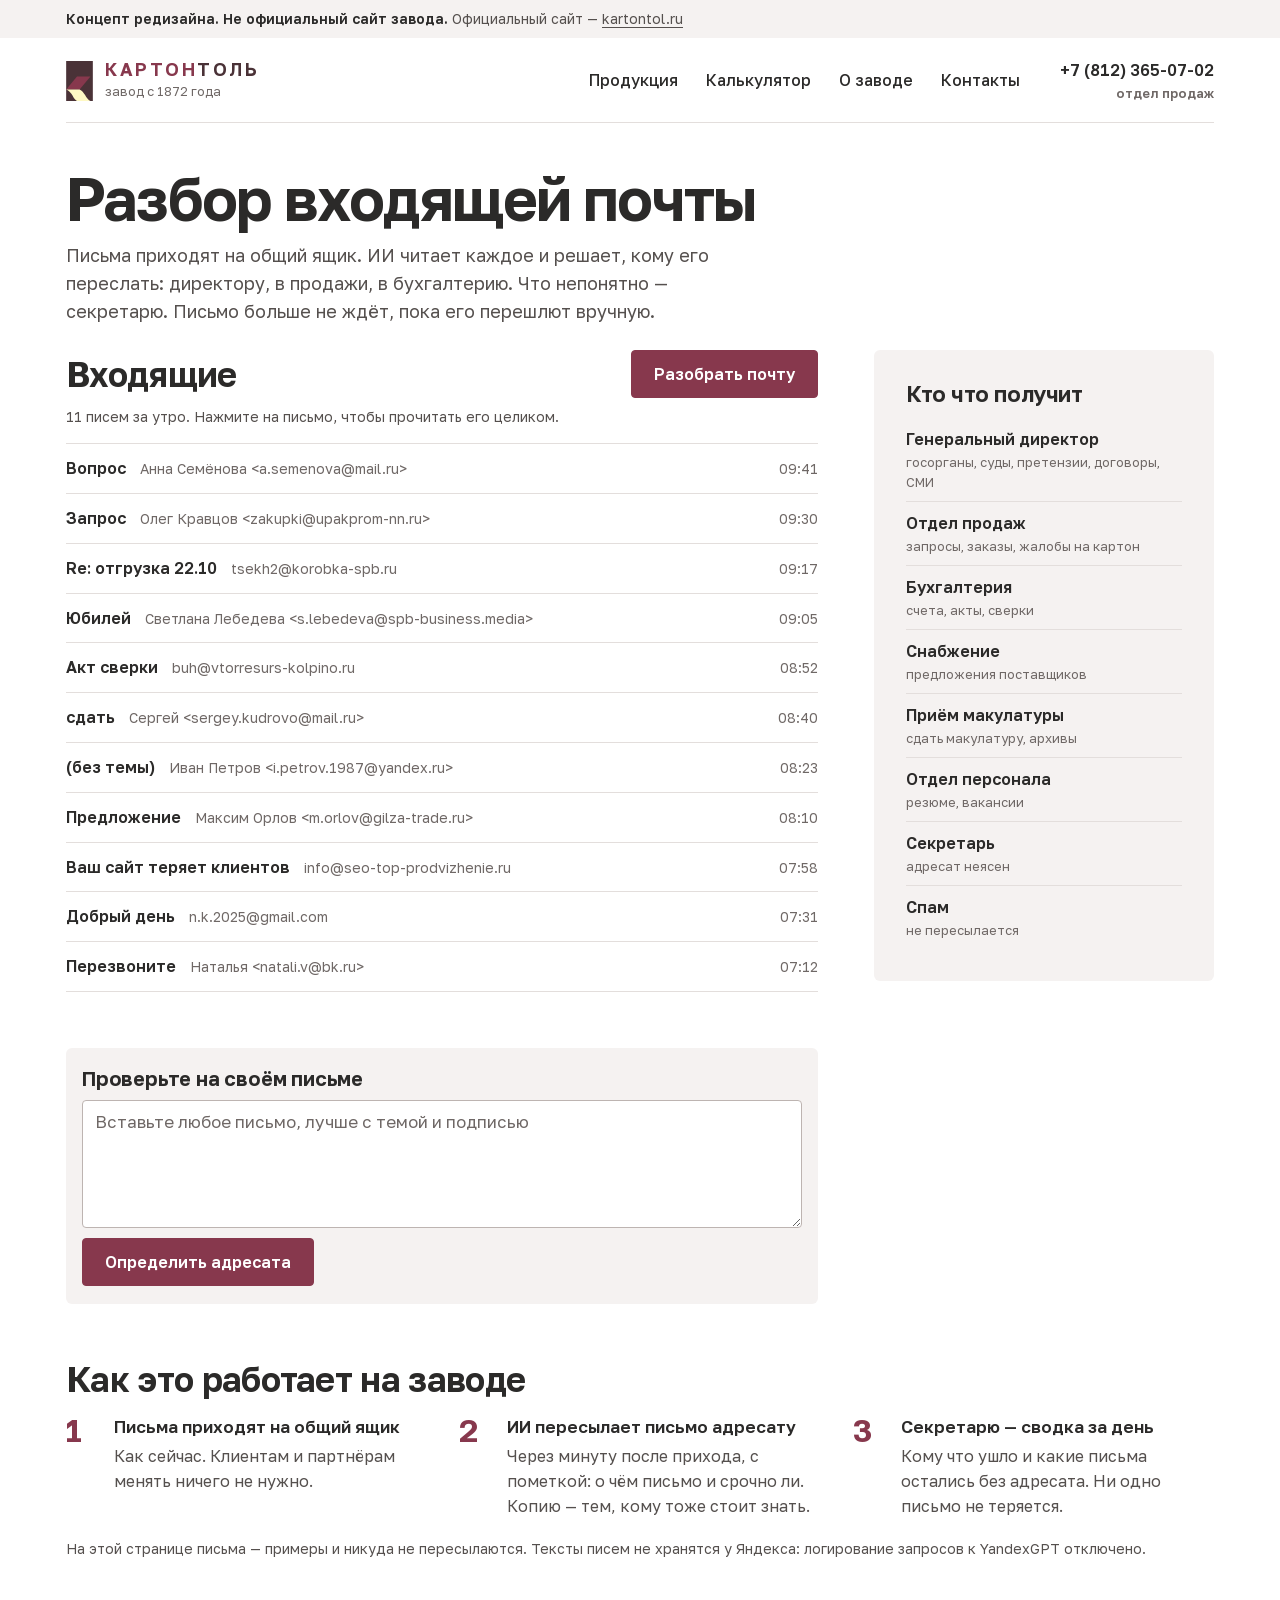
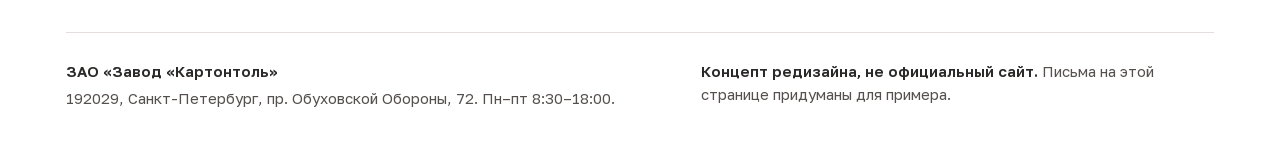
<file: mail/index.html>
<!doctype html>
<html lang="ru">
<head>
<meta charset="utf-8">
<meta name="viewport" content="width=device-width, initial-scale=1, viewport-fit=cover">
<title>Разбор входящей почты — Картонтоль (концепт)</title>
<meta name="description" content="ИИ читает письма с общего ящика завода и определяет, кому их переслать: директору, в продажи, бухгалтерию.">
<meta name="robots" content="noindex, nofollow">
<meta name="color-scheme" content="light dark">
<meta name="theme-color" content="#4A3237">
<link rel="icon" href="data:image/svg+xml,%3Csvg xmlns='http://www.w3.org/2000/svg' viewBox='0 0 38 57'%3E%3Cpath fill='%234A3237' d='M0 0h38v57H0z'/%3E%3Cpath fill='%2387384D' d='M19.2 40.5H0L15.4 22h19.2z'/%3E%3Cpath fill='%23FFF9C4' d='M34.5 57H15.4C11.4 55 9.7 49.7 7.4 46.6 5.5 44 3 42 0 40.5H19.1C26.1 43.2 28 53.7 34.5 56.9z'/%3E%3C/svg%3E">
<link rel="stylesheet" href="../assets/site.css?v=4">
</head>
<body>
<a class="skip" href="#main">Перейти к содержанию</a>
<div class="concept"><p class="wrap"><b>Концепт редизайна. Не официальный сайт завода.</b> Официальный сайт — <a href="https://kartontol.ru/">kartontol.ru</a></p></div>
<header class="site wrap">
  <a class="brand" href="../index.html"><svg viewBox="0 0 38 57" aria-hidden="true"><path fill="#4A3237" d="M0 0h38v57H0z"/><path fill="#87384D" d="M19.2 40.5H0L15.4 22h19.2z"/><path fill="#FFF9C4" d="M34.5 57H15.4C11.4 55 9.7 49.7 7.4 46.6 5.5 44 3 42 0 40.5H19.1C26.1 43.2 28 53.7 34.5 56.9z"/></svg><b><span>Картон</span>толь</b><small>завод с 1872 года</small></a>
  <a class="tel" href="tel:+78123650702">+7 (812) 365-07-02<small>отдел продаж</small></a>
  <nav class="nav" aria-label="Разделы сайта">
    <a href="../products.html">Продукция</a>
    <a href="../calculator/index.html">Калькулятор</a>
    <a href="../about.html">О заводе</a>
    <a href="../contacts.html">Контакты</a>
  </nav>
</header>

<main id="main" class="wrap">
<div class="calc-head">
  <h1>Разбор входящей почты</h1>
  <p class="lead">Письма приходят на общий ящик. ИИ читает каждое и решает, кому его переслать: директору, в продажи, в бухгалтерию. Что непонятно — секретарю. Письмо больше не ждёт, пока его перешлют вручную.</p>
</div>

<div class="mailbox">
  <section aria-labelledby="h-inbox">
    <div class="mail-bar">
      <h2 id="h-inbox">Входящие</h2>
      <button class="btn main" type="button" id="m-run">Разобрать почту</button>
    </div>
    <p class="hint" id="m-status" role="status">11 писем за утро. Нажмите на письмо, чтобы прочитать его целиком.</p>
    <ol class="inbox">
      <li><details><summary><span class="from">Анна Семёнова &lt;a.semenova@mail.ru&gt;</span><time>09:41</time><b class="subj">Вопрос</b><span class="route"></span></summary>
<div class="body">Здравствуйте.
Пишу вам уже третий раз, ответа нет. 14 октября мы направили требование о погашении задолженности за поставленную в августе тару, срок истёк. Если до 5 ноября не получим ответа, будем вынуждены обратиться в арбитражный суд.

Семёнова А. В., юрист ООО «Упак-Север»</div></details></li>
      <li><details><summary><span class="from">Олег Кравцов &lt;zakupki@upakprom-nn.ru&gt;</span><time>09:30</time><b class="subj">Запрос</b><span class="route"></span></summary>
<div class="body">Добрый день!
Рассматриваем вас как поставщика картона для производства гильз. Интересует ТГ 350–400 г/м², ширина 1020 мм, около 60 т в месяц. Пришлите прайс и условия отгрузки в Нижний Новгород.

Олег Кравцов, отдел закупок</div></details></li>
      <li><details><summary><span class="from">tsekh2@korobka-spb.ru</span><time>09:17</time><b class="subj">Re: отгрузка 22.10</b><span class="route"></span></summary>
<div class="body">Коллеги, в последней партии (машина от 22.10) два рулона с сырыми краями, на гофроагрегате рвётся полотно. Линия стоит. Просим срочно связаться, иначе оформляем рекламацию.

Мастер цеха № 2</div></details></li>
      <li><details><summary><span class="from">Светлана Лебедева &lt;s.lebedeva@spb-business.media&gt;</span><time>09:05</time><b class="subj">Юбилей</b><span class="route"></span></summary>
<div class="body">Здравствуйте!
Готовлю материал о старейших предприятиях Петербурга. В 2027 году заводу исполняется 155 лет — хотели бы взять короткое интервью. Удобно ли на следующей неделе?

Светлана Лебедева, редактор</div></details></li>
      <li><details><summary><span class="from">buh@vtorresurs-kolpino.ru</span><time>08:52</time><b class="subj">Акт сверки</b><span class="route"></span></summary>
<div class="body">Направляем акт сверки взаимных расчётов за III квартал. Расхождение 48 300 руб. по накладной от 12.09. Просим подписать и вернуть до 10 ноября.</div></details></li>
      <li><details><summary><span class="from">Сергей &lt;sergey.kudrovo@mail.ru&gt;</span><time>08:40</time><b class="subj">сдать</b><span class="route"></span></summary>
<div class="body">здрасте у нас на складе скопилось коробок около 3 тонн, в кипах. можно вам привезти? мы в кудрово</div></details></li>
      <li><details><summary><span class="from">Иван Петров &lt;i.petrov.1987@yandex.ru&gt;</span><time>08:23</time><b class="subj">(без темы)</b><span class="route"></span></summary>
<div class="body">Добрый вечер. Работал сеточником на бумагоделательной машине шесть лет. Слышал, что у вас ищут людей на производство. Можно прийти поговорить? Телефон в подписи.

Иван</div></details></li>
      <li><details><summary><span class="from">Максим Орлов &lt;m.orlov@gilza-trade.ru&gt;</span><time>08:10</time><b class="subj">Предложение</b><span class="route"></span></summary>
<div class="body">Предлагаем картонные гильзы 76 и 152 мм собственного производства. Доставка на ваш склад за наш счёт, отсрочка платежа 30 дней. Готовы участвовать в тендере.</div></details></li>
      <li><details><summary><span class="from">info@seo-top-prodvizhenie.ru</span><time>07:58</time><b class="subj">Ваш сайт теряет клиентов</b><span class="route"></span></summary>
<div class="body">Мы провели аудит вашего сайта и нашли 47 ошибок! Выведем в ТОП-10 Яндекса за 30 дней. Скидка 50% только до конца недели.</div></details></li>
      <li><details><summary><span class="from">n.k.2025@gmail.com</span><time>07:31</time><b class="subj">Добрый день</b><span class="route"></span></summary>
<div class="body">Подскажите, пожалуйста, к кому обратиться по поводу аренды части площадей на территории завода?</div></details></li>
      <li><details><summary><span class="from">Наталья &lt;natali.v@bk.ru&gt;</span><time>07:12</time><b class="subj">Перезвоните</b><span class="route"></span></summary>
<div class="body">Добрый день! Звонила вчера, не дозвонилась. Перезвоните, пожалуйста, по номеру из подписи.

Наталья</div></details></li>
    </ol>
  </section>

  <aside class="paper" aria-labelledby="h-who">
    <h2 id="h-who">Кто что получит</h2>
    <ul class="who">
      <li data-k="director"><b>Генеральный директор</b><small>госорганы, суды, претензии, договоры, СМИ</small><span class="n"></span></li>
      <li data-k="sales"><b>Отдел продаж</b><small>запросы, заказы, жалобы на картон</small><span class="n"></span></li>
      <li data-k="accounting"><b>Бухгалтерия</b><small>счета, акты, сверки</small><span class="n"></span></li>
      <li data-k="supply"><b>Снабжение</b><small>предложения поставщиков</small><span class="n"></span></li>
      <li data-k="waste"><b>Приём макулатуры</b><small>сдать макулатуру, архивы</small><span class="n"></span></li>
      <li data-k="hr"><b>Отдел персонала</b><small>резюме, вакансии</small><span class="n"></span></li>
      <li data-k="secretary"><b>Секретарь</b><small>адресат неясен</small><span class="n"></span></li>
      <li data-k="spam"><b>Спам</b><small>не пересылается</small><span class="n"></span></li>
    </ul>
  </aside>
</div>

<section class="section">
  <div class="ai">
    <label for="m-letter">Проверьте на своём письме</label>
    <textarea id="m-letter" placeholder="Вставьте любое письмо, лучше с темой и подписью"></textarea>
    <button class="btn" type="button" id="m-one">Определить адресата</button>
    <p class="route" id="m-one-out" role="status"></p>
  </div>
</section>

<section class="section" aria-labelledby="h-how">
  <h2 id="h-how">Как это работает на заводе</h2>
  <ol class="steps">
    <li><b>Письма приходят на общий ящик</b><p>Как сейчас. Клиентам и партнёрам менять ничего не нужно.</p></li>
    <li><b>ИИ пересылает письмо адресату</b><p>Через минуту после прихода, с пометкой: о чём письмо и срочно ли. Копию — тем, кому тоже стоит знать.</p></li>
    <li><b>Секретарю — сводка за день</b><p>Кому что ушло и какие письма остались без адресата. Ни одно письмо не теряется.</p></li>
  </ol>
  <p class="hint" style="margin-top:20px">На этой странице письма — примеры и никуда не пересылаются. Тексты писем не хранятся у Яндекса: логирование запросов к YandexGPT отключено.</p>
</section>
</main>

<footer class="foot wrap">
  <div>
    <p><b>ЗАО «Завод «Картонтоль»</b></p>
    <p>192029, Санкт-Петербург, пр. Обуховской Обороны, 72. Пн–пт 8:30–18:00.</p>
  </div>
  <p><b>Концепт редизайна, не официальный сайт.</b> Письма на этой странице придуманы для примера.</p>
</footer>

<script>
// Облачная функция из ai/, режим route: письмо → кому переслать. Тело строкой = без CORS-предзапроса.
var AI_URL = 'https://functions.yandexcloud.net/d4e831e661sl4dafdrck?mode=route';
var WHO = { director: 'Генеральный директор', sales: 'Отдел продаж', accounting: 'Бухгалтерия', supply: 'Снабжение',
  waste: 'Приём макулатуры', hr: 'Отдел персонала', secretary: 'Секретарь', spam: 'Спам' };
function $(id) { return document.getElementById(id); }
function add(parent, cls, text) {
  var e = document.createElement('span');
  e.className = cls; e.textContent = text; parent.appendChild(e);
  return e;
}
function route(text) {
  return fetch(AI_URL, { method: 'POST', body: text })
    .then(function (r) { return r.json(); })
    .then(function (d) { if (d.error || !WHO[d.to]) throw d.error || 'нет адресата'; return d; });
}
function cc(d) {
  return (Array.isArray(d.cc) ? d.cc : []).filter(function (k) { return WHO[k] && k !== d.to && k !== 'spam'; });
}
// Ответ ИИ — только через textContent: в письме может быть что угодно.
function show(el, d) {
  el.textContent = '';
  if (d.to === 'spam') return add(el, 'spam', 'Спам — не пересылаем');
  add(el, 'to', 'Кому: ' + WHO[d.to]);
  if (cc(d).length) add(el, 'cc', 'копия: ' + cc(d).map(function (k) { return WHO[k]; }).join(', '));
  if (d.urgent) add(el, 'urgent', 'срочно');
  if (d.summary) add(el, 'sum', d.summary);
}
function count(keys) {
  keys.forEach(function (k) {
    var n = document.querySelector('.who [data-k="' + k + '"] .n');
    n.textContent = (+n.textContent || 0) + 1;
  });
}

$('m-run').addEventListener('click', function () {
  var btn = this, items = [].slice.call(document.querySelectorAll('.inbox > li')), queue = items.slice();
  var done = 0, fails = 0;
  btn.disabled = true;
  document.querySelectorAll('.who .n').forEach(function (n) { n.textContent = ''; });
  items.forEach(function (li) { var r = li.querySelector('.route'); r.textContent = ''; add(r, 'wait', 'ИИ читает…'); });
  $('m-status').textContent = 'ИИ читает письма…';
  function next() {
    var li = queue.shift();
    if (!li) return;
    var text = 'От: ' + li.querySelector('.from').textContent + '\nТема: ' + li.querySelector('.subj').textContent +
      '\n\n' + li.querySelector('.body').textContent;
    return route(text)
      .then(function (d) { show(li.querySelector('.route'), d); count([d.to].concat(cc(d))); },
        function () { fails++; var r = li.querySelector('.route'); r.textContent = ''; add(r, 'wait', 'Не разобрано — нажмите «Разобрать» ещё раз'); })
      .then(function () { $('m-status').textContent = 'Разобрано ' + (++done) + ' из ' + items.length + '…'; return next(); });
  }
  // ponytail: 4 запроса разом — чтобы не упереться в лимит YandexGPT; живой ящик пойдёт по одному письму
  Promise.all([next(), next(), next(), next()]).then(function () {
    btn.disabled = false;
    btn.textContent = 'Разобрать заново';
    $('m-status').textContent = fails ? 'Не разобрано писем: ' + fails + '. Попробуйте ещё раз.'
      : 'Готово: у каждого письма есть адресат. Нажмите на письмо, чтобы сверить.';
  });
});

$('m-one').addEventListener('click', function () {
  var text = $('m-letter').value.trim(), out = $('m-one-out'), btn = this;
  out.textContent = '';
  if (!text) return add(out, 'wait', 'Вставьте текст письма.');
  btn.disabled = true;
  add(out, 'wait', 'ИИ читает письмо…');
  route(text)
    .then(function (d) { show(out, d); if (d.why) add(out, 'sum', 'Почему: ' + d.why); },
      function () { out.textContent = ''; add(out, 'wait', 'Не получилось разобрать. Попробуйте ещё раз.'); })
    .finally(function () { btn.disabled = false; });
});
</script>
</body>
</html>
</file>
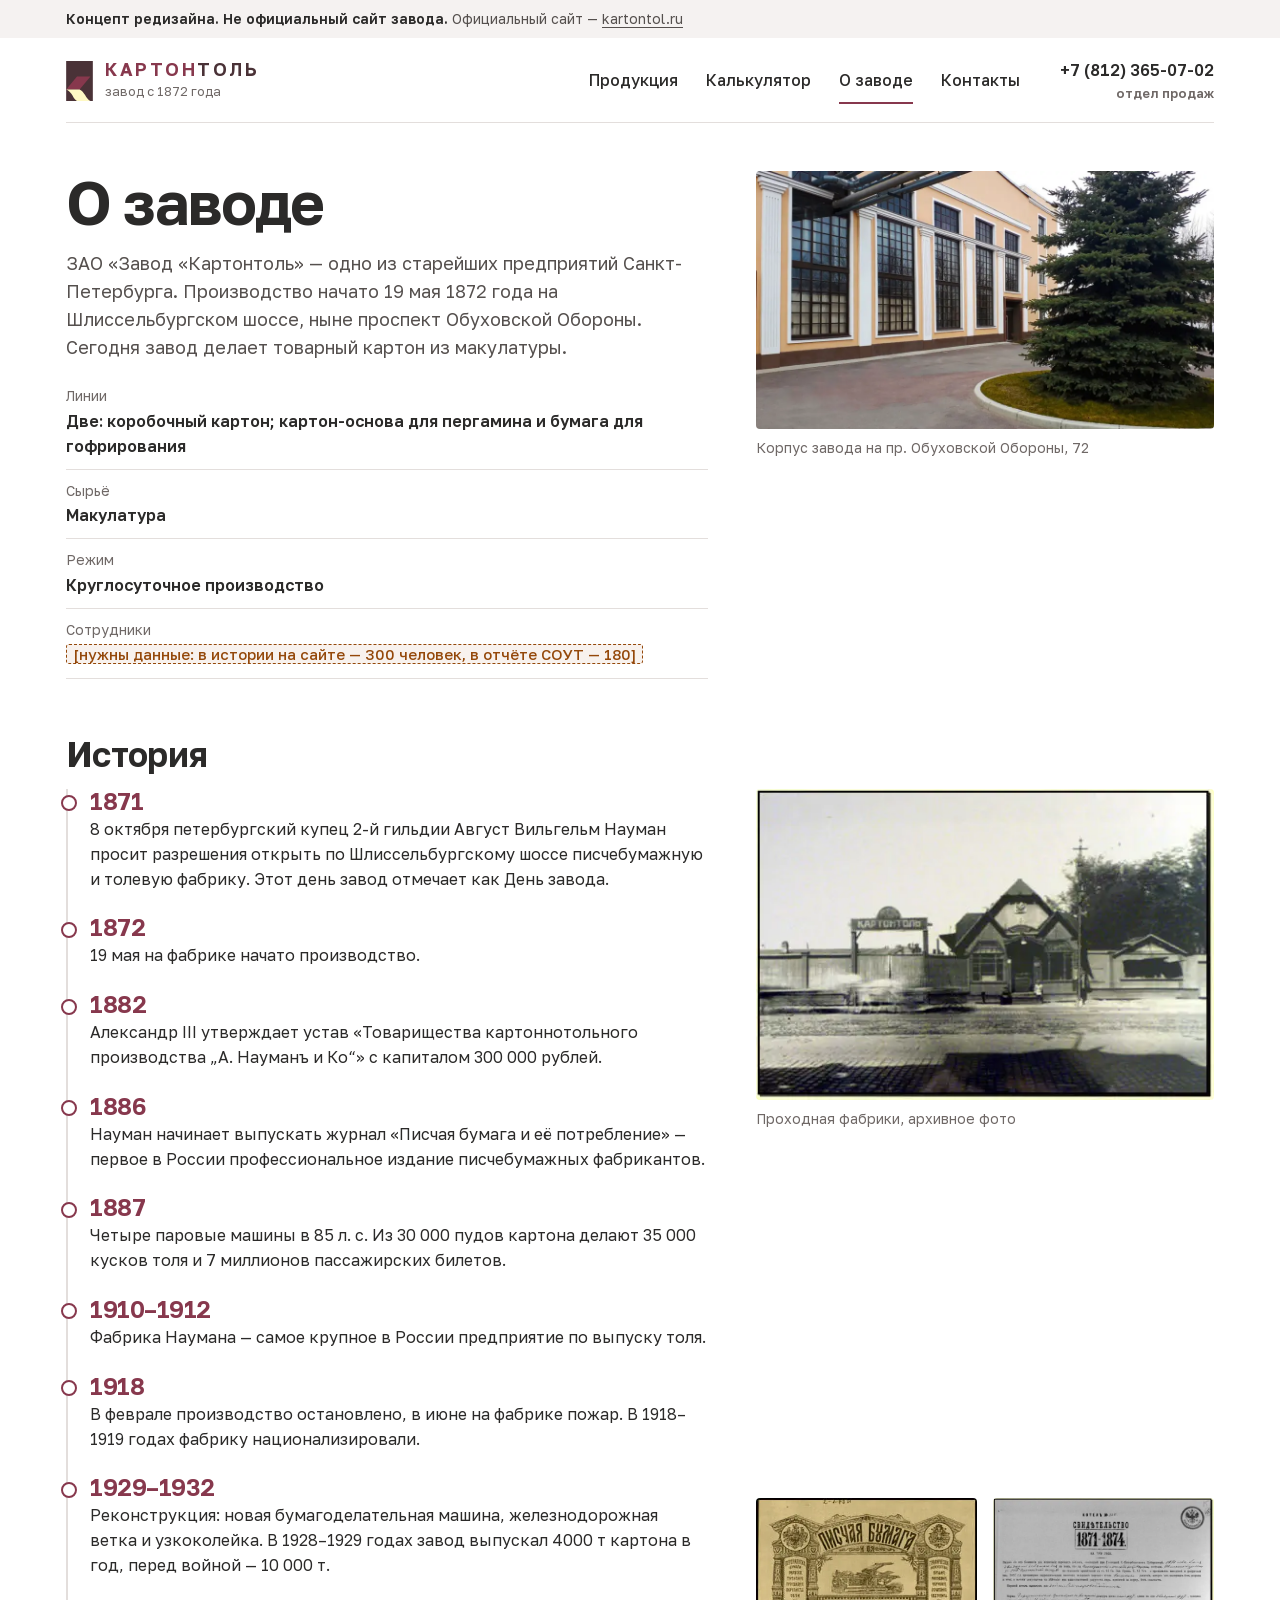
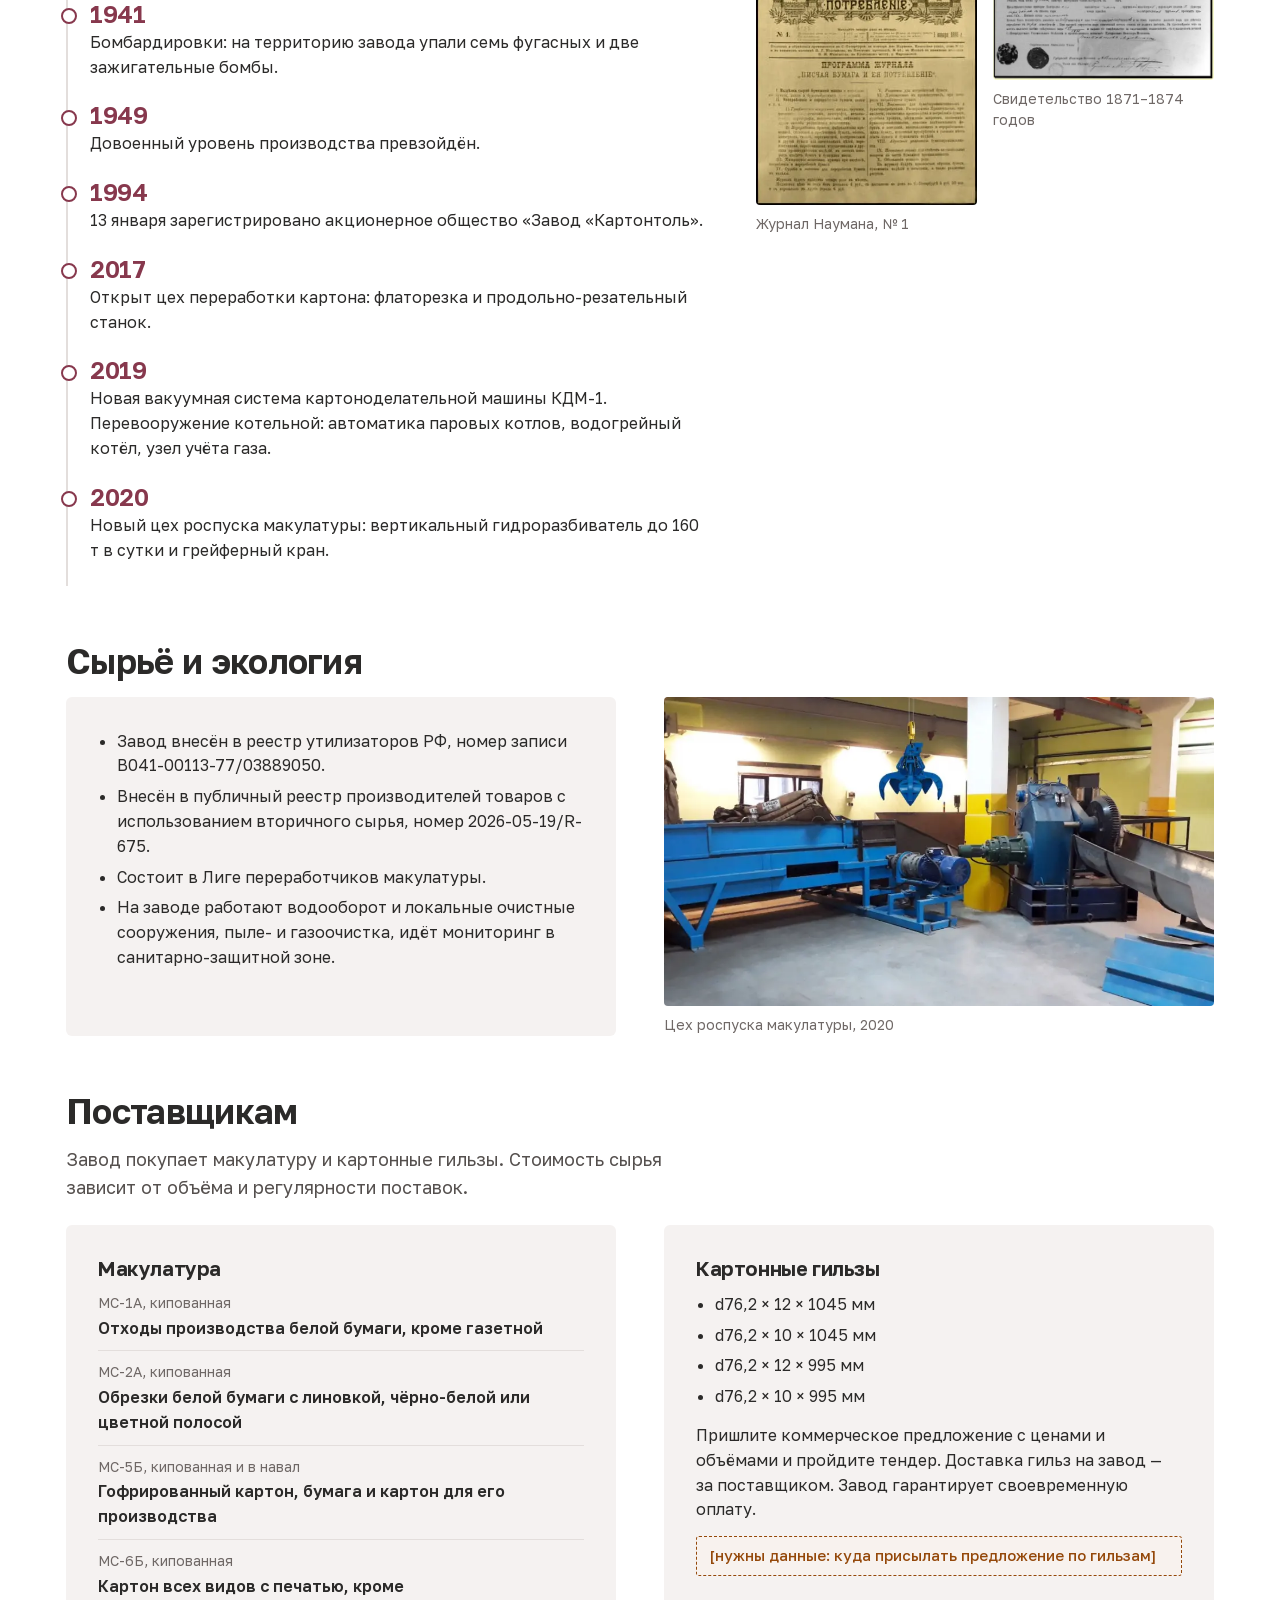
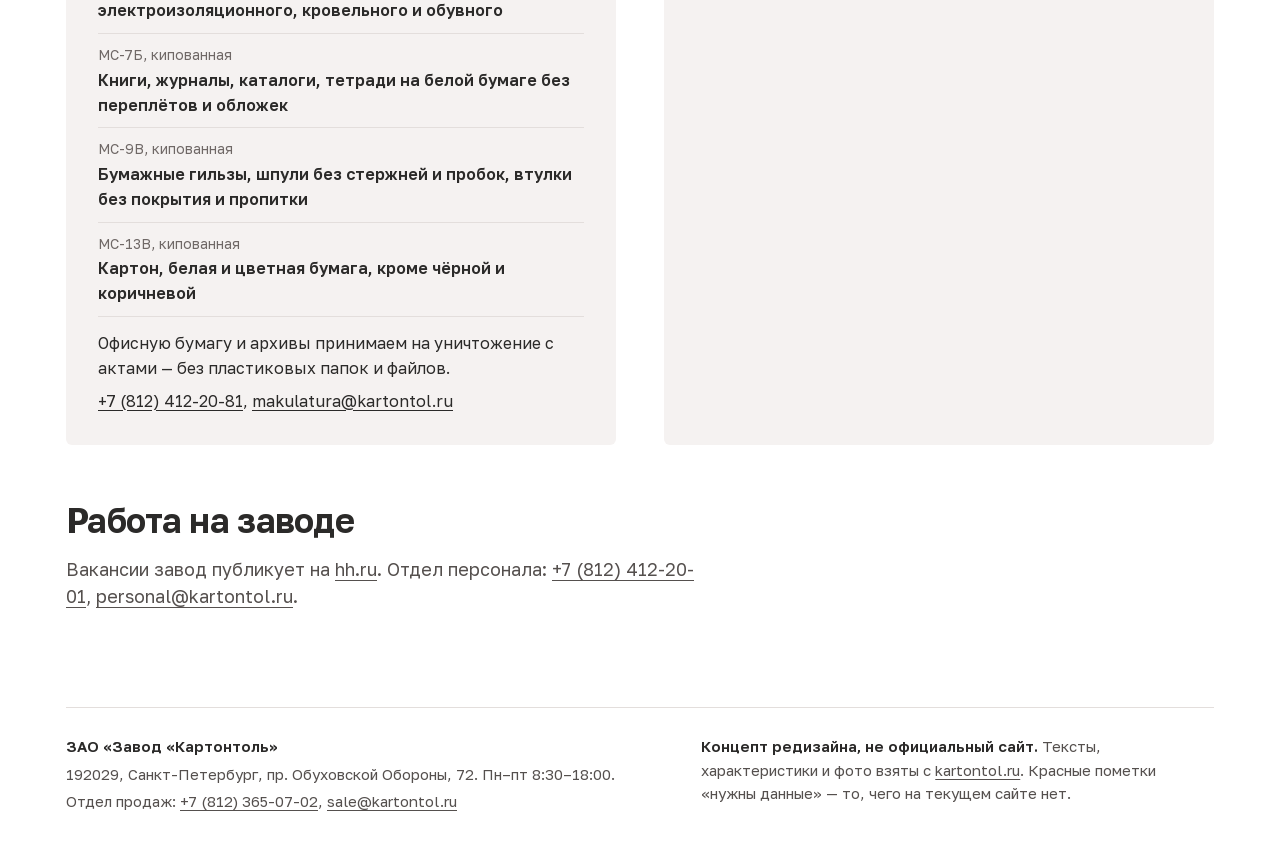
<file: about.html>
<!doctype html>
<html lang="ru">
<head>
<meta charset="utf-8">
<meta name="viewport" content="width=device-width, initial-scale=1, viewport-fit=cover">
<title>О заводе: история с 1872 года — Картонтоль (концепт)</title>
<meta name="description" content="История завода «Картонтоль» с 1871 года, производство, сырьё, экология и условия для поставщиков макулатуры.">
<meta name="robots" content="noindex, nofollow">
<meta name="color-scheme" content="light dark">
<meta name="theme-color" content="#4A3237">
<link rel="icon" href="data:image/svg+xml,%3Csvg viewBox='0 0 38 57' xmlns='http://www.w3.org/2000/svg'%3E%3Cpath fill='%234A3237' d='M0 0h38v57H0z'/%3E%3Cpath fill='%2387384D' d='M19.2 40.5H0L15.4 22h19.2z'/%3E%3Cpath fill='%23FFF9C4' d='M34.5 57H15.4C11.4 55 9.7 49.7 7.4 46.6 5.5 44 3 42 0 40.5H19.1C26.1 43.2 28 53.7 34.5 56.9z'/%3E%3C/svg%3E">
<link rel="stylesheet" href="assets/site.css?v=4">
</head>
<body>
<a class="skip" href="#main">Перейти к содержанию</a>
<div class="concept"><p class="wrap"><b>Концепт редизайна. Не официальный сайт завода.</b> Официальный сайт — <a href="https://kartontol.ru/">kartontol.ru</a></p></div>
<header class="site wrap">
  <a class="brand" href="index.html"><svg viewBox="0 0 38 57" aria-hidden="true"><path fill="#4A3237" d="M0 0h38v57H0z"/><path fill="#87384D" d="M19.2 40.5H0L15.4 22h19.2z"/><path fill="#FFF9C4" d="M34.5 57H15.4C11.4 55 9.7 49.7 7.4 46.6 5.5 44 3 42 0 40.5H19.1C26.1 43.2 28 53.7 34.5 56.9z"/></svg><b><span>Картон</span>толь</b><small>завод с 1872 года</small></a>
  <a class="tel" href="tel:+78123650702">+7 (812) 365-07-02<small>отдел продаж</small></a>
  <nav class="nav" aria-label="Разделы сайта">
    <a href="products.html">Продукция</a>
    <a href="calculator/index.html">Калькулятор</a>
    <a href="about.html" aria-current="page">О заводе</a>
    <a href="contacts.html">Контакты</a>
  </nav>
</header>

<main id="main" class="wrap">
  <section class="section" aria-labelledby="h1">
    <div class="cols wide-left">
      <div>
        <h1 id="h1">О заводе</h1>
        <p class="lead" style="margin-top:16px">ЗАО «Завод «Картонтоль» — одно из старейших предприятий Санкт-Петербурга. Производство начато 19 мая 1872 года на Шлиссельбургском шоссе, ныне проспект Обуховской Обороны. Сегодня завод делает товарный картон из макулатуры.</p>
        <dl class="facts" style="margin-top:24px">
          <div><dt>Линии</dt><dd>Две: коробочный картон; картон-основа для пергамина и бумага для гофрирования</dd></div>
          <div><dt>Сырьё</dt><dd>Макулатура</dd></div>
          <div><dt>Режим</dt><dd>Круглосуточное производство</dd></div>
          <div><dt>Сотрудники</dt><dd><span class="need">[нужны данные: в истории на сайте — 300 человек, в отчёте СОУТ — 180]</span></dd></div>
        </dl>
      </div>
      <figure class="ph"><img src="assets/img/facade.webp" width="960" height="540" alt="Корпус завода «Картонтоль» с высокими окнами и елью перед входом"><figcaption>Корпус завода на пр. Обуховской Обороны, 72</figcaption></figure>
    </div>
  </section>

  <section class="section" aria-labelledby="h-hist">
    <h2 id="h-hist">История</h2>
    <div class="cols wide-left">
      <ol class="timeline">
        <li><time datetime="1871-10-08">1871</time><p>8 октября петербургский купец 2-й гильдии Август Вильгельм Науман просит разрешения открыть по Шлиссельбургскому шоссе писчебумажную и толевую фабрику. Этот день завод отмечает как День завода.</p></li>
        <li><time datetime="1872-05-19">1872</time><p>19 мая на фабрике начато производство.</p></li>
        <li><time datetime="1882-09-09">1882</time><p>Александр III утверждает устав «Товарищества картоннотольного производства „А. Науманъ и Ко“» с капиталом 300 000 рублей.</p></li>
        <li><time datetime="1886">1886</time><p>Науман начинает выпускать журнал «Писчая бумага и её потребление» — первое в России профессиональное издание писчебумажных фабрикантов.</p></li>
        <li><time datetime="1887">1887</time><p>Четыре паровые машины в 85 л. с. Из 30 000 пудов картона делают 35 000 кусков толя и 7 миллионов пассажирских билетов.</p></li>
        <li><time>1910–1912</time><p>Фабрика Наумана — самое крупное в России предприятие по выпуску толя.</p></li>
        <li><time datetime="1918">1918</time><p>В феврале производство остановлено, в июне на фабрике пожар. В 1918–1919 годах фабрику национализировали.</p></li>
        <li><time>1929–1932</time><p>Реконструкция: новая бумагоделательная машина, железнодорожная ветка и узкоколейка. В 1928–1929 годах завод выпускал 4000 т картона в год, перед войной — 10 000 т.</p></li>
        <li><time datetime="1941">1941</time><p>Бомбардировки: на территорию завода упали семь фугасных и две зажигательные бомбы.</p></li>
        <li><time datetime="1949">1949</time><p>Довоенный уровень производства превзойдён.</p></li>
        <li><time datetime="1994-01-13">1994</time><p>13 января зарегистрировано акционерное общество «Завод «Картонтоль».</p></li>
        <li><time datetime="2017-02-15">2017</time><p>Открыт цех переработки картона: флаторезка и продольно-резательный станок.</p></li>
        <li><time datetime="2019">2019</time><p>Новая вакуумная система картоноделательной машины КДМ-1. Перевооружение котельной: автоматика паровых котлов, водогрейный котёл, узел учёта газа.</p></li>
        <li><time datetime="2020-01-15">2020</time><p>Новый цех роспуска макулатуры: вертикальный гидроразбиватель до 160 т в сутки и грейферный кран.</p></li>
      </ol>
      <div class="archive">
        <figure class="ph"><img src="assets/img/gate-old.webp" width="472" height="320" loading="lazy" decoding="async" alt="Архивное фото: проходная фабрики с вывеской «Картонтоль»"><figcaption>Проходная фабрики, архивное фото</figcaption></figure>
        <figure class="ph"><img src="assets/img/journal.webp" width="369" height="512" loading="lazy" decoding="async" alt="Первая страница журнала «Писчая бумага и её потребление»"><figcaption>Журнал Наумана, № 1</figcaption></figure>
        <figure class="ph"><img src="assets/img/certificate-1871.webp" width="512" height="421" loading="lazy" decoding="async" alt="Свидетельство 1871–1874 годов: бланк с рукописным текстом"><figcaption>Свидетельство 1871–1874 годов</figcaption></figure>
      </div>
    </div>
  </section>

  <section class="section" aria-labelledby="h-eco">
    <h2 id="h-eco">Сырьё и экология</h2>
    <div class="cols">
      <div class="paper">
        <ul class="list">
          <li>Завод внесён в реестр утилизаторов РФ, номер записи В041-00113-77/03889050.</li>
          <li>Внесён в публичный реестр производителей товаров с использованием вторичного сырья, номер 2026-05-19/R-675.</li>
          <li>Состоит в Лиге переработчиков макулатуры.</li>
          <li>На заводе работают водооборот и локальные очистные сооружения, пыле- и газоочистка, идёт мониторинг в санитарно-защитной зоне.</li>
        </ul>
      </div>
      <figure class="ph"><img src="assets/img/pulper.webp" width="960" height="540" loading="lazy" decoding="async" alt="Цех роспуска макулатуры: синий конвейер, грейфер и гидроразбиватель"><figcaption>Цех роспуска макулатуры, 2020</figcaption></figure>
    </div>
  </section>

  <section class="section" id="suppliers" aria-labelledby="h-sup">
    <h2 id="h-sup">Поставщикам</h2>
    <p class="lead">Завод покупает макулатуру и картонные гильзы. Стоимость сырья зависит от объёма и регулярности поставок.</p>
    <div class="cols" style="margin-top:20px">
      <div class="paper">
        <h3>Макулатура</h3>
        <dl class="facts" style="margin-top:12px">
          <div><dt>МС-1А, кипованная</dt><dd>Отходы производства белой бумаги, кроме газетной</dd></div>
          <div><dt>МС-2А, кипованная</dt><dd>Обрезки белой бумаги с линовкой, чёрно-белой или цветной полосой</dd></div>
          <div><dt>МС-5Б, кипованная и в навал</dt><dd>Гофрированный картон, бумага и картон для его производства</dd></div>
          <div><dt>МС-6Б, кипованная</dt><dd>Картон всех видов с печатью, кроме электроизоляционного, кровельного и обувного</dd></div>
          <div><dt>МС-7Б, кипованная</dt><dd>Книги, журналы, каталоги, тетради на белой бумаге без переплётов и обложек</dd></div>
          <div><dt>МС-9В, кипованная</dt><dd>Бумажные гильзы, шпули без стержней и пробок, втулки без покрытия и пропитки</dd></div>
          <div><dt>МС-13В, кипованная</dt><dd>Картон, белая и цветная бумага, кроме чёрной и коричневой</dd></div>
        </dl>
        <p style="margin-top:14px">Офисную бумагу и архивы принимаем на уничтожение с актами — без пластиковых папок и файлов.</p>
        <p style="margin-top:8px"><a href="tel:+78124122081">+7 (812) 412-20-81</a>, <a href="mailto:makulatura@kartontol.ru">makulatura@kartontol.ru</a></p>
      </div>
      <div class="paper">
        <h3>Картонные гильзы</h3>
        <ul class="list" style="margin-top:12px">
          <li>d76,2 × 12 × 1045 мм</li><li>d76,2 × 10 × 1045 мм</li><li>d76,2 × 12 × 995 мм</li><li>d76,2 × 10 × 995 мм</li>
        </ul>
        <p style="margin-top:14px">Пришлите коммерческое предложение с ценами и объёмами и пройдите тендер. Доставка гильз на завод — за поставщиком. Завод гарантирует своевременную оплату.</p>
        <p class="need" style="margin-top:14px">[нужны данные: куда присылать предложение по гильзам]</p>
      </div>
    </div>
  </section>

  <section class="section" aria-labelledby="h-job">
    <h2 id="h-job">Работа на заводе</h2>
    <p class="lead">Вакансии завод публикует на <a href="https://hh.ru/employer/115907">hh.ru</a>. Отдел персонала: <a href="tel:+78124122001">+7 (812) 412-20-01</a>, <a href="mailto:personal@kartontol.ru">personal@kartontol.ru</a>.</p>
  </section>
</main>

<footer class="foot wrap">
  <div>
    <p><b>ЗАО «Завод «Картонтоль»</b></p>
    <p>192029, Санкт-Петербург, пр. Обуховской Обороны, 72. Пн–пт 8:30–18:00.</p>
    <p>Отдел продаж: <a href="tel:+78123650702">+7 (812) 365-07-02</a>, <a href="mailto:sale@kartontol.ru">sale@kartontol.ru</a></p>
  </div>
  <p><b>Концепт редизайна, не официальный сайт.</b> Тексты, характеристики и фото взяты с <a href="https://kartontol.ru/">kartontol.ru</a>. Красные пометки «нужны данные» — то, чего на текущем сайте нет.</p>
</footer>
</body>
</html>
</file>
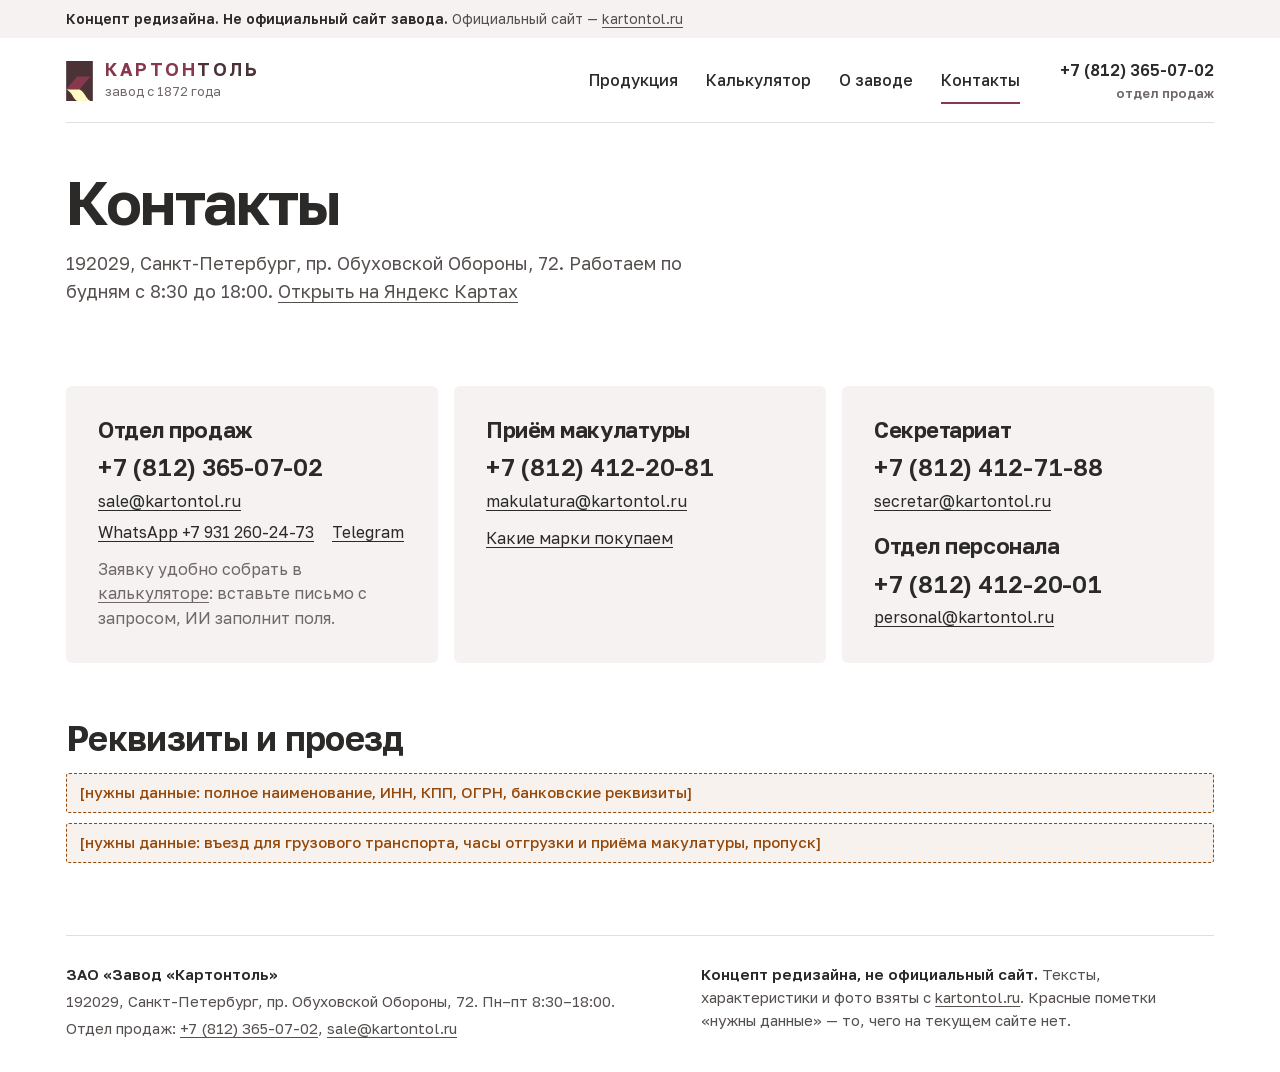
<file: contacts.html>
<!doctype html>
<html lang="ru">
<head>
<meta charset="utf-8">
<meta name="viewport" content="width=device-width, initial-scale=1, viewport-fit=cover">
<title>Контакты — Картонтоль (концепт)</title>
<meta name="description" content="Телефоны и почта отдела продаж, приёма макулатуры и секретариата завода «Картонтоль», адрес и часы работы.">
<meta name="robots" content="noindex, nofollow">
<meta name="color-scheme" content="light dark">
<meta name="theme-color" content="#4A3237">
<link rel="icon" href="data:image/svg+xml,%3Csvg viewBox='0 0 38 57' xmlns='http://www.w3.org/2000/svg'%3E%3Cpath fill='%234A3237' d='M0 0h38v57H0z'/%3E%3Cpath fill='%2387384D' d='M19.2 40.5H0L15.4 22h19.2z'/%3E%3Cpath fill='%23FFF9C4' d='M34.5 57H15.4C11.4 55 9.7 49.7 7.4 46.6 5.5 44 3 42 0 40.5H19.1C26.1 43.2 28 53.7 34.5 56.9z'/%3E%3C/svg%3E">
<link rel="stylesheet" href="assets/site.css?v=4">
</head>
<body>
<a class="skip" href="#main">Перейти к содержанию</a>
<div class="concept"><p class="wrap"><b>Концепт редизайна. Не официальный сайт завода.</b> Официальный сайт — <a href="https://kartontol.ru/">kartontol.ru</a></p></div>
<header class="site wrap">
  <a class="brand" href="index.html"><svg viewBox="0 0 38 57" aria-hidden="true"><path fill="#4A3237" d="M0 0h38v57H0z"/><path fill="#87384D" d="M19.2 40.5H0L15.4 22h19.2z"/><path fill="#FFF9C4" d="M34.5 57H15.4C11.4 55 9.7 49.7 7.4 46.6 5.5 44 3 42 0 40.5H19.1C26.1 43.2 28 53.7 34.5 56.9z"/></svg><b><span>Картон</span>толь</b><small>завод с 1872 года</small></a>
  <a class="tel" href="tel:+78123650702">+7 (812) 365-07-02<small>отдел продаж</small></a>
  <nav class="nav" aria-label="Разделы сайта">
    <a href="products.html">Продукция</a>
    <a href="calculator/index.html">Калькулятор</a>
    <a href="about.html">О заводе</a>
    <a href="contacts.html" aria-current="page">Контакты</a>
  </nav>
</header>

<main id="main" class="wrap">
  <section class="section" aria-labelledby="h1">
    <h1 id="h1">Контакты</h1>
    <p class="lead" style="margin-top:16px">192029, Санкт-Петербург, пр. Обуховской Обороны, 72. Работаем по будням с 8:30 до 18:00. <a href="https://yandex.ru/maps/-/CGXv6Byk">Открыть на Яндекс Картах</a></p>
  </section>

  <section class="section depts" aria-label="Отделы">
    <div class="paper dept">
      <h2>Отдел продаж</h2>
      <p><a href="tel:+78123650702">+7 (812) 365-07-02</a></p>
      <p><a href="mailto:sale@kartontol.ru">sale@kartontol.ru</a></p>
      <p class="row"><a href="https://api.whatsapp.com/send?phone=79312602473">WhatsApp +7 931 260-24-73</a><a href="https://t.me/Kartontol">Telegram</a></p>
      <p class="muted" style="margin-top:12px">Заявку удобно собрать в <a href="calculator/index.html#order">калькуляторе</a>: вставьте письмо с запросом, ИИ заполнит поля.</p>
    </div>
    <div class="paper dept">
      <h2>Приём макулатуры</h2>
      <p><a href="tel:+78124122081">+7 (812) 412-20-81</a></p>
      <p><a href="mailto:makulatura@kartontol.ru">makulatura@kartontol.ru</a></p>
      <p style="margin-top:12px"><a href="about.html#suppliers">Какие марки покупаем</a></p>
    </div>
    <div class="paper dept">
      <h2>Секретариат</h2>
      <p><a href="tel:+78124127188">+7 (812) 412-71-88</a></p>
      <p><a href="mailto:secretar@kartontol.ru">secretar@kartontol.ru</a></p>
      <h2 style="margin-top:20px">Отдел персонала</h2>
      <p><a href="tel:+78124122001">+7 (812) 412-20-01</a></p>
      <p><a href="mailto:personal@kartontol.ru">personal@kartontol.ru</a></p>
    </div>
  </section>

  <section class="section" aria-labelledby="h-req">
    <h2 id="h-req">Реквизиты и проезд</h2>
    <p class="need">[нужны данные: полное наименование, ИНН, КПП, ОГРН, банковские реквизиты]</p>
    <p class="need" style="margin-top:10px">[нужны данные: въезд для грузового транспорта, часы отгрузки и приёма макулатуры, пропуск]</p>
  </section>
</main>

<footer class="foot wrap">
  <div>
    <p><b>ЗАО «Завод «Картонтоль»</b></p>
    <p>192029, Санкт-Петербург, пр. Обуховской Обороны, 72. Пн–пт 8:30–18:00.</p>
    <p>Отдел продаж: <a href="tel:+78123650702">+7 (812) 365-07-02</a>, <a href="mailto:sale@kartontol.ru">sale@kartontol.ru</a></p>
  </div>
  <p><b>Концепт редизайна, не официальный сайт.</b> Тексты, характеристики и фото взяты с <a href="https://kartontol.ru/">kartontol.ru</a>. Красные пометки «нужны данные» — то, чего на текущем сайте нет.</p>
</footer>
</body>
</html>
</file>
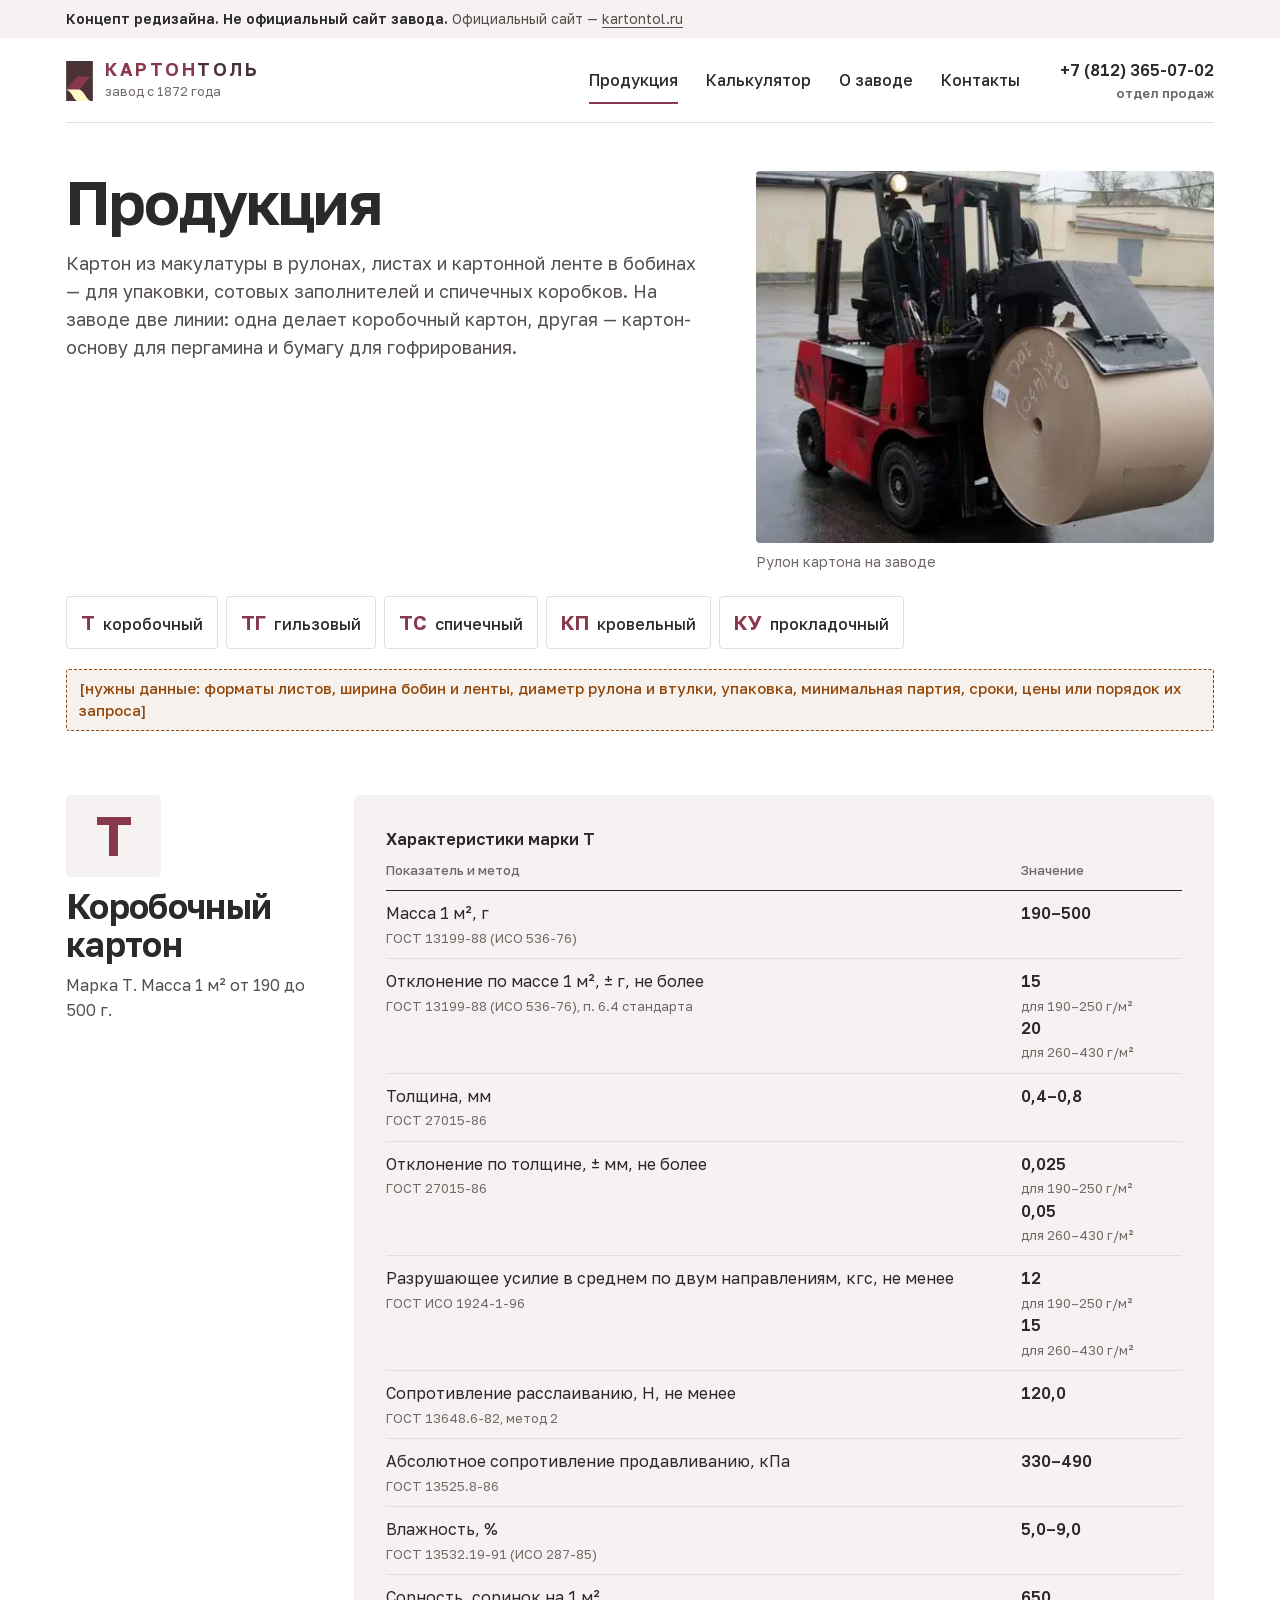
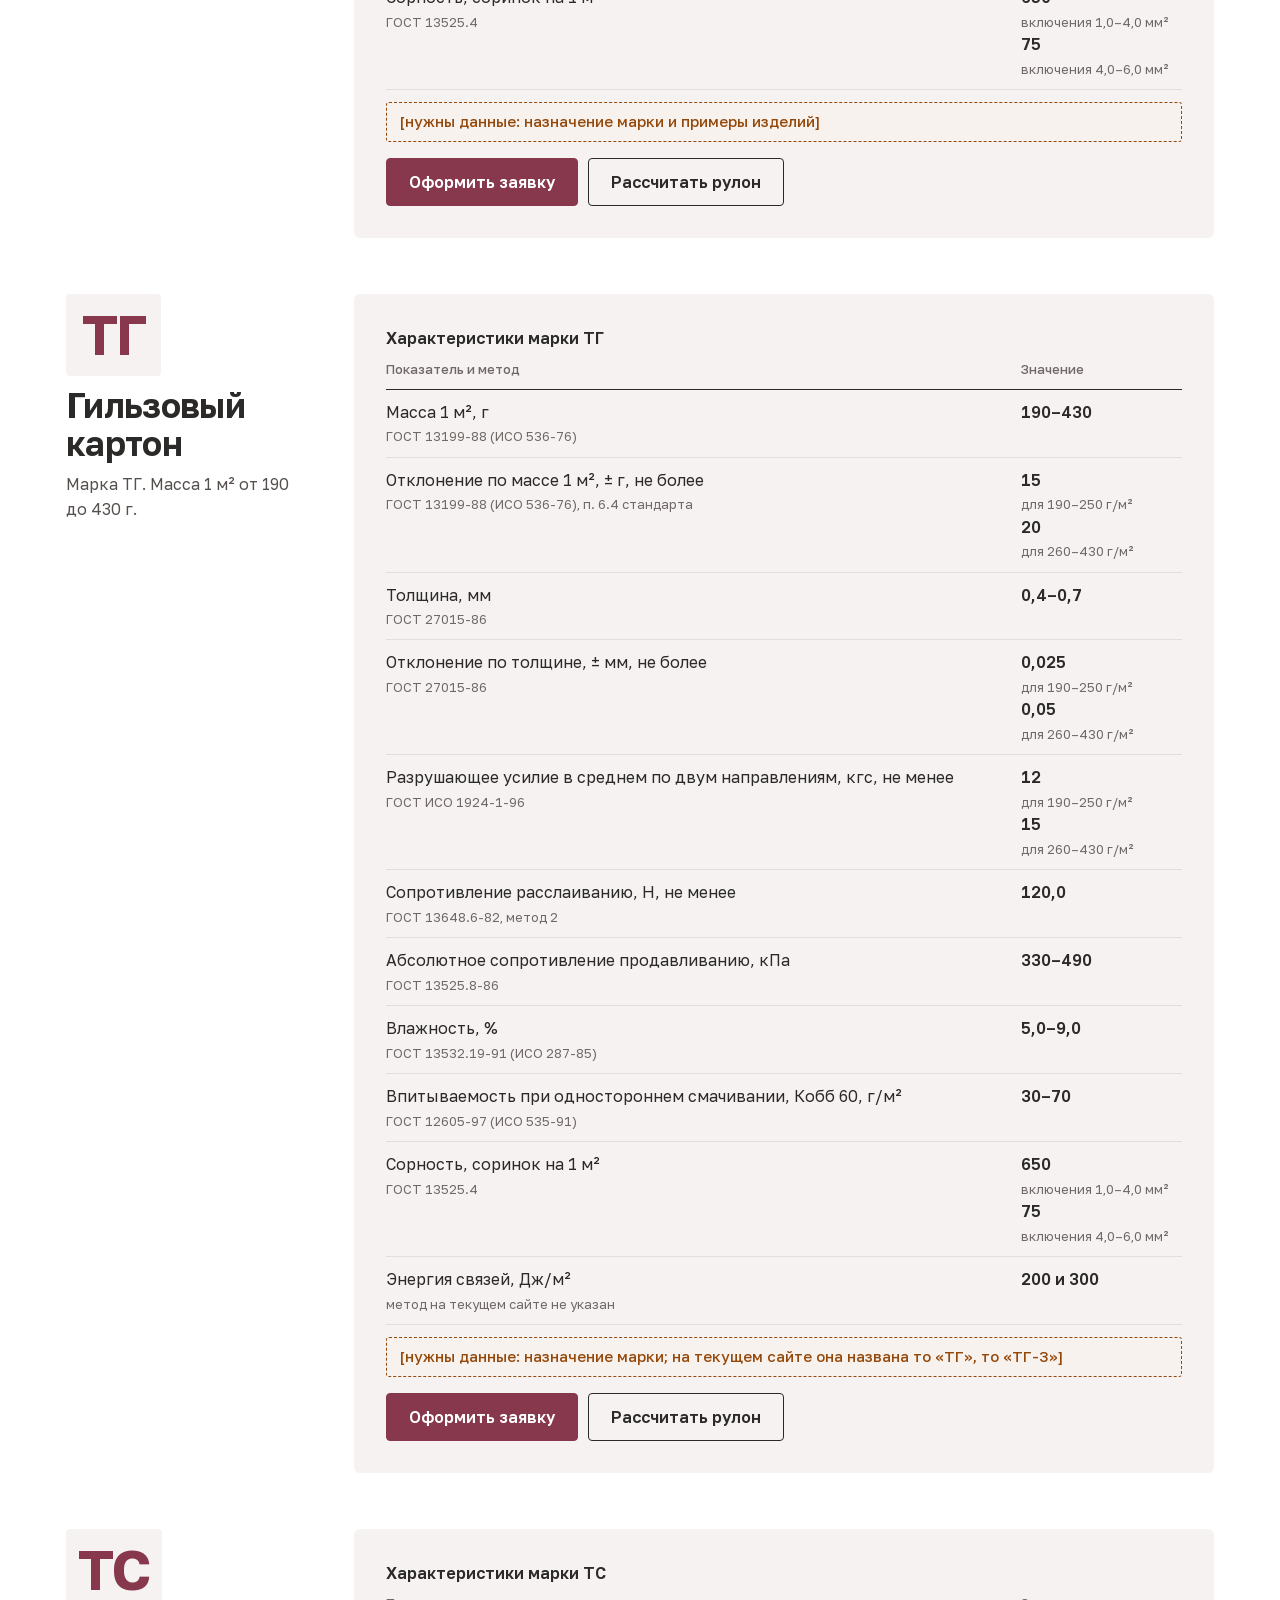
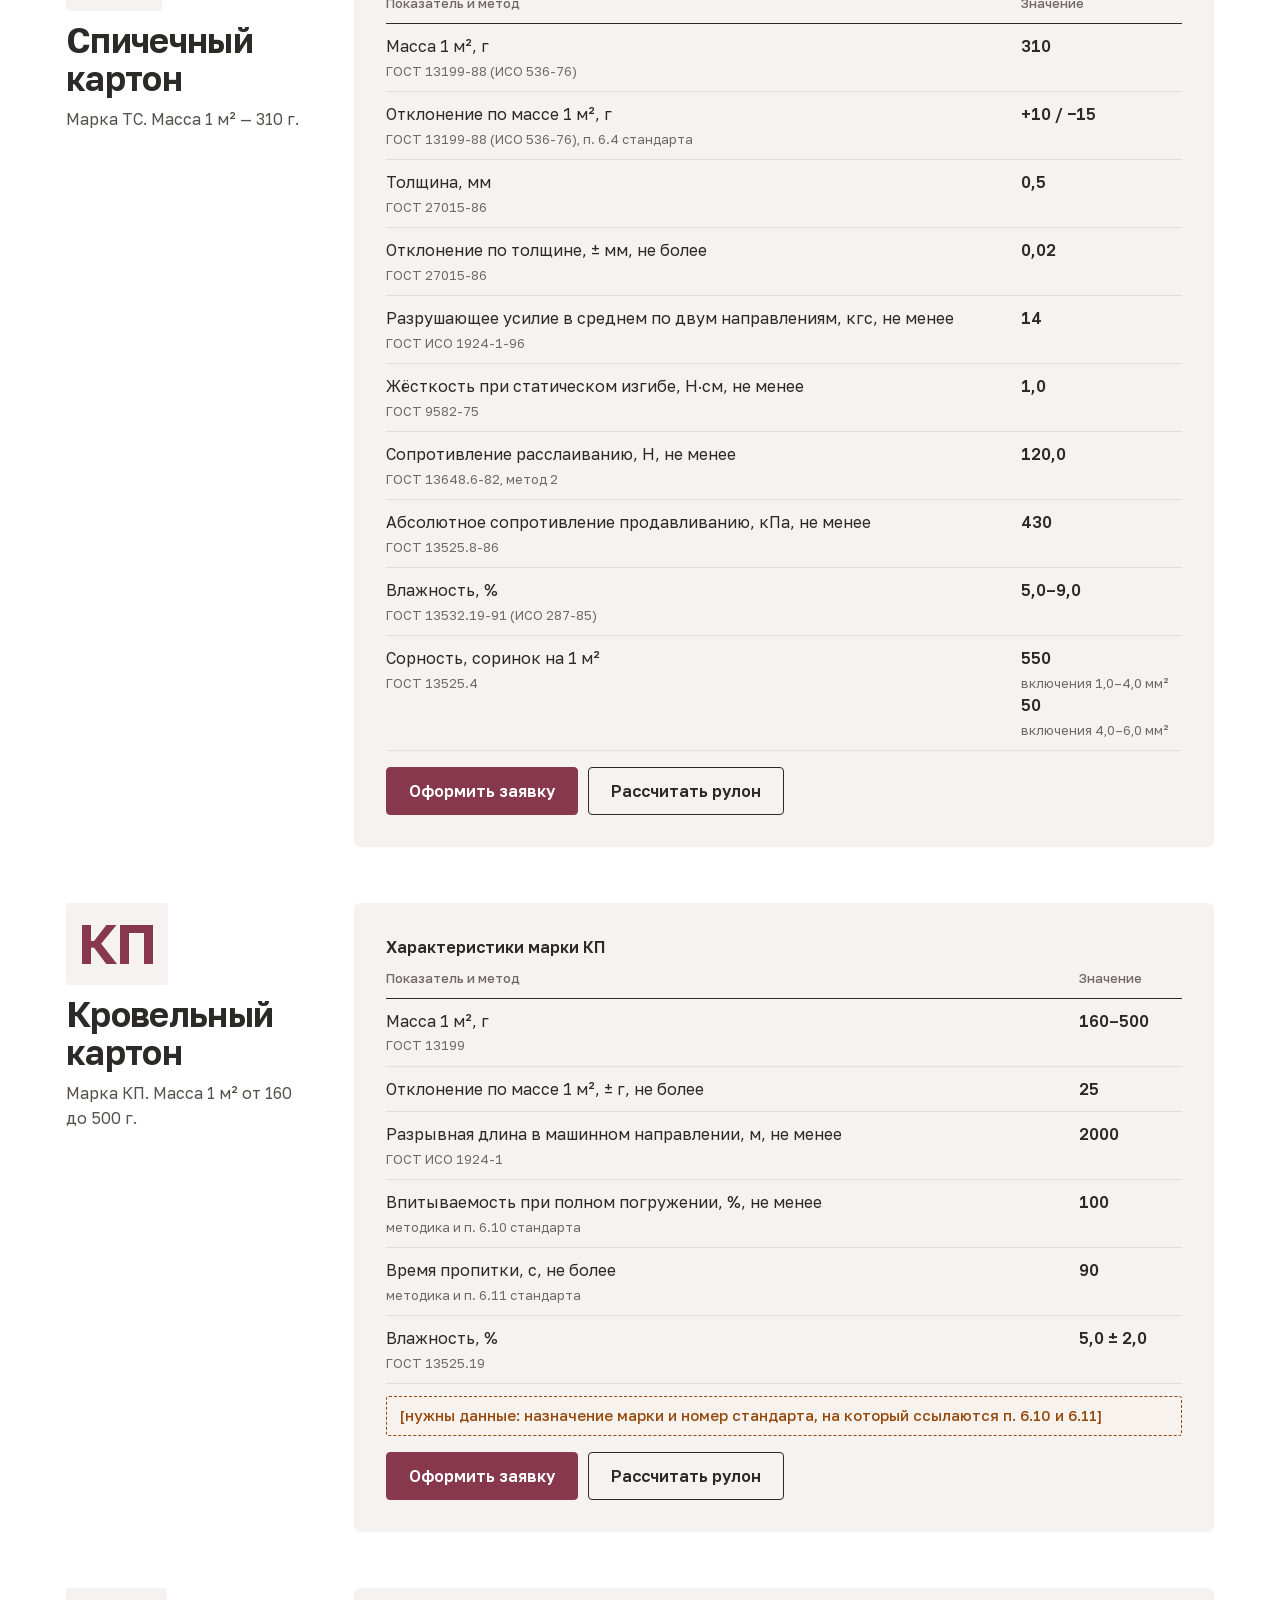
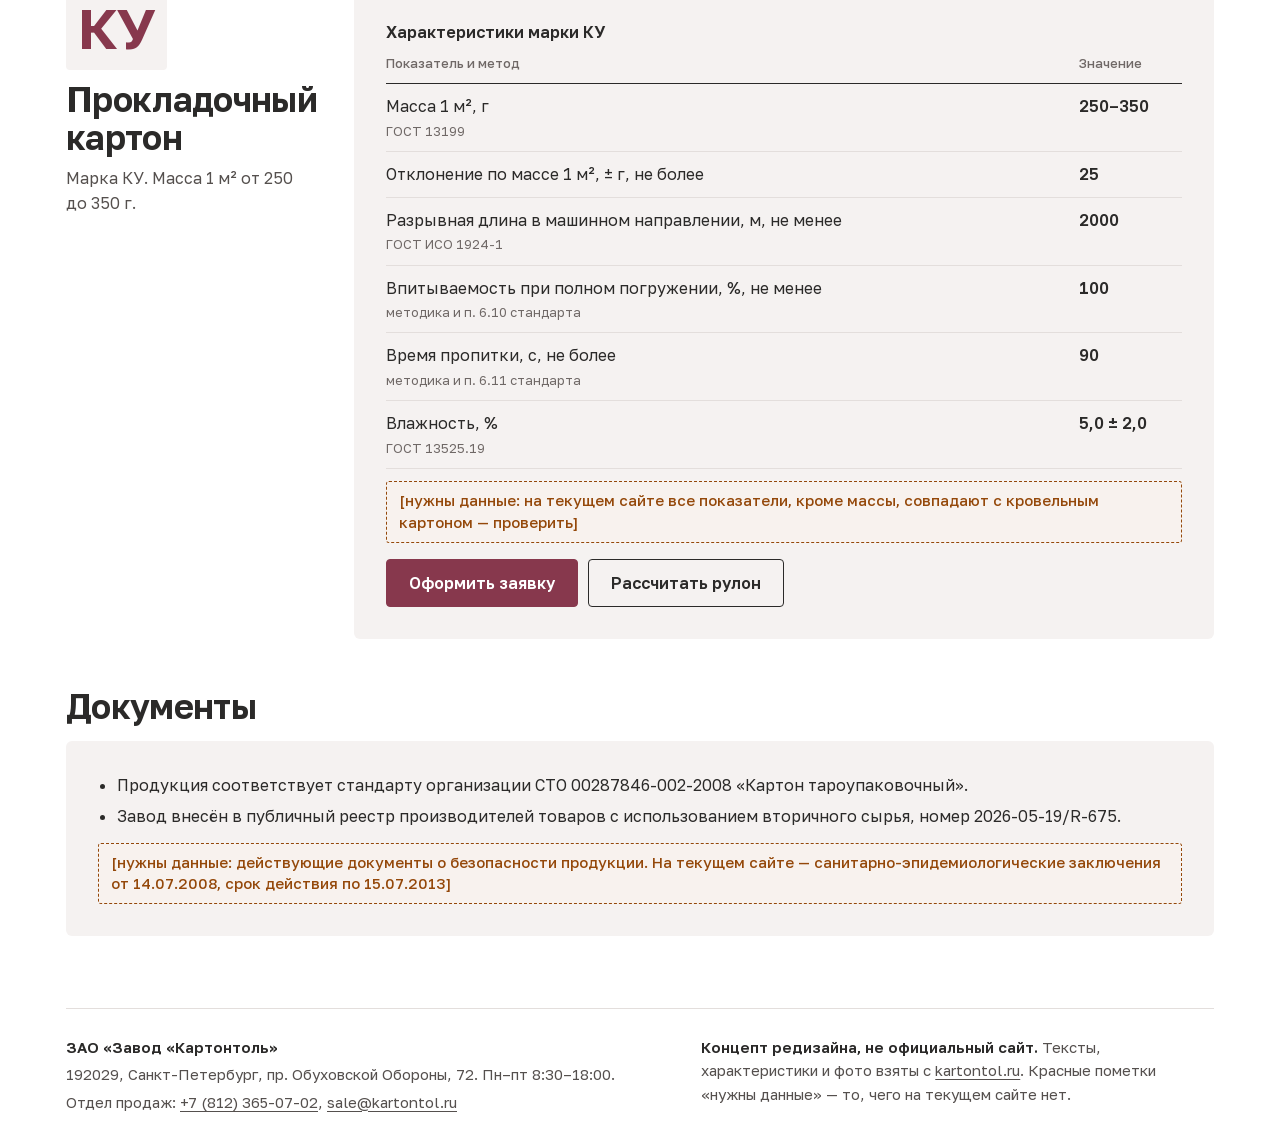
<file: products.html>
<!doctype html>
<html lang="ru">
<head>
<meta charset="utf-8">
<meta name="viewport" content="width=device-width, initial-scale=1, viewport-fit=cover">
<title>Продукция: пять марок картона — Картонтоль (концепт)</title>
<meta name="description" content="Коробочный, гильзовый, спичечный, кровельный и прокладочный картон: характеристики по маркам Т, ТГ, ТС, КП, КУ.">
<meta name="robots" content="noindex, nofollow">
<meta name="color-scheme" content="light dark">
<meta name="theme-color" content="#4A3237">
<link rel="icon" href="data:image/svg+xml,%3Csvg viewBox='0 0 38 57' xmlns='http://www.w3.org/2000/svg'%3E%3Cpath fill='%234A3237' d='M0 0h38v57H0z'/%3E%3Cpath fill='%2387384D' d='M19.2 40.5H0L15.4 22h19.2z'/%3E%3Cpath fill='%23FFF9C4' d='M34.5 57H15.4C11.4 55 9.7 49.7 7.4 46.6 5.5 44 3 42 0 40.5H19.1C26.1 43.2 28 53.7 34.5 56.9z'/%3E%3C/svg%3E">
<link rel="stylesheet" href="assets/site.css?v=4">
</head>
<body>
<a class="skip" href="#main">Перейти к содержанию</a>
<div class="concept"><p class="wrap"><b>Концепт редизайна. Не официальный сайт завода.</b> Официальный сайт — <a href="https://kartontol.ru/">kartontol.ru</a></p></div>
<header class="site wrap">
  <a class="brand" href="index.html"><svg viewBox="0 0 38 57" aria-hidden="true"><path fill="#4A3237" d="M0 0h38v57H0z"/><path fill="#87384D" d="M19.2 40.5H0L15.4 22h19.2z"/><path fill="#FFF9C4" d="M34.5 57H15.4C11.4 55 9.7 49.7 7.4 46.6 5.5 44 3 42 0 40.5H19.1C26.1 43.2 28 53.7 34.5 56.9z"/></svg><b><span>Картон</span>толь</b><small>завод с 1872 года</small></a>
  <a class="tel" href="tel:+78123650702">+7 (812) 365-07-02<small>отдел продаж</small></a>
  <nav class="nav" aria-label="Разделы сайта">
    <a href="products.html" aria-current="page">Продукция</a>
    <a href="calculator/index.html">Калькулятор</a>
    <a href="about.html">О заводе</a>
    <a href="contacts.html">Контакты</a>
  </nav>
</header>

<main id="main" class="wrap">
  <section class="section" aria-labelledby="h1">
    <div class="cols wide-left">
      <div>
        <h1 id="h1">Продукция</h1>
        <p class="lead" style="margin-top:16px">Картон из макулатуры в рулонах, листах и картонной ленте в бобинах — для упаковки, сотовых заполнителей и спичечных коробков. На заводе две линии: одна делает коробочный картон, другая — картон-основу для пергамина и бумагу для гофрирования.</p>
      </div>
      <figure class="ph"><img src="assets/img/forklift.webp" width="484" height="392" alt="Погрузчик с захватом везёт рулон картона по цеху"><figcaption>Рулон картона на заводе</figcaption></figure>
    </div>
    <ul class="toc" aria-label="Марки">
      <li><a href="#t"><b>Т</b>коробочный</a></li>
      <li><a href="#tg"><b>ТГ</b>гильзовый</a></li>
      <li><a href="#ts"><b>ТС</b>спичечный</a></li>
      <li><a href="#kp"><b>КП</b>кровельный</a></li>
      <li><a href="#ku"><b>КУ</b>прокладочный</a></li>
    </ul>
    <p class="need" style="margin-top:20px">[нужны данные: форматы листов, ширина бобин и ленты, диаметр рулона и втулки, упаковка, минимальная партия, сроки, цены или порядок их запроса]</p>
  </section>

  <section class="product" id="t" aria-labelledby="h-t">
    <div class="product-head"><span class="mark" aria-hidden="true">Т</span><h2 id="h-t">Коробочный картон</h2><p>Марка Т. Масса 1 м² от 190 до 500 г.</p></div>
    <div class="paper">
      <div class="specs-wrap">
        <table class="specs">
          <caption>Характеристики марки Т</caption>
          <thead><tr><th scope="col">Показатель и метод</th><th scope="col">Значение</th></tr></thead>
          <tbody>
            <tr><th scope="row">Масса 1 м², г<small>ГОСТ 13199-88 (ИСО 536-76)</small></th><td>190–500</td></tr>
            <tr><th scope="row">Отклонение по массе 1 м², ± г, не более<small>ГОСТ 13199-88 (ИСО 536-76), п. 6.4 стандарта</small></th><td>15<small>для 190–250 г/м²</small>20<small>для 260–430 г/м²</small></td></tr>
            <tr><th scope="row">Толщина, мм<small>ГОСТ 27015-86</small></th><td>0,4–0,8</td></tr>
            <tr><th scope="row">Отклонение по толщине, ± мм, не более<small>ГОСТ 27015-86</small></th><td>0,025<small>для 190–250 г/м²</small>0,05<small>для 260–430 г/м²</small></td></tr>
            <tr><th scope="row">Разрушающее усилие в среднем по двум направлениям, кгс, не менее<small>ГОСТ ИСО 1924-1-96</small></th><td>12<small>для 190–250 г/м²</small>15<small>для 260–430 г/м²</small></td></tr>
            <tr><th scope="row">Сопротивление расслаиванию, Н, не менее<small>ГОСТ 13648.6-82, метод 2</small></th><td>120,0</td></tr>
            <tr><th scope="row">Абсолютное сопротивление продавливанию, кПа<small>ГОСТ 13525.8-86</small></th><td>330–490</td></tr>
            <tr><th scope="row">Влажность, %<small>ГОСТ 13532.19-91 (ИСО 287-85)</small></th><td>5,0–9,0</td></tr>
            <tr><th scope="row">Сорность, соринок на 1 м²<small>ГОСТ 13525.4</small></th><td>650<small>включения 1,0–4,0 мм²</small>75<small>включения 4,0–6,0 мм²</small></td></tr>
          </tbody>
        </table>
      </div>
      <p class="need">[нужны данные: назначение марки и примеры изделий]</p>
      <div class="btns"><a class="btn main" href="calculator/index.html#order">Оформить заявку</a><a class="btn" href="calculator/index.html">Рассчитать рулон</a></div>
    </div>
  </section>

  <section class="product" id="tg" aria-labelledby="h-tg">
    <div class="product-head"><span class="mark" aria-hidden="true">ТГ</span><h2 id="h-tg">Гильзовый картон</h2><p>Марка ТГ. Масса 1 м² от 190 до 430 г.</p></div>
    <div class="paper">
      <div class="specs-wrap">
        <table class="specs">
          <caption>Характеристики марки ТГ</caption>
          <thead><tr><th scope="col">Показатель и метод</th><th scope="col">Значение</th></tr></thead>
          <tbody>
            <tr><th scope="row">Масса 1 м², г<small>ГОСТ 13199-88 (ИСО 536-76)</small></th><td>190–430</td></tr>
            <tr><th scope="row">Отклонение по массе 1 м², ± г, не более<small>ГОСТ 13199-88 (ИСО 536-76), п. 6.4 стандарта</small></th><td>15<small>для 190–250 г/м²</small>20<small>для 260–430 г/м²</small></td></tr>
            <tr><th scope="row">Толщина, мм<small>ГОСТ 27015-86</small></th><td>0,4–0,7</td></tr>
            <tr><th scope="row">Отклонение по толщине, ± мм, не более<small>ГОСТ 27015-86</small></th><td>0,025<small>для 190–250 г/м²</small>0,05<small>для 260–430 г/м²</small></td></tr>
            <tr><th scope="row">Разрушающее усилие в среднем по двум направлениям, кгс, не менее<small>ГОСТ ИСО 1924-1-96</small></th><td>12<small>для 190–250 г/м²</small>15<small>для 260–430 г/м²</small></td></tr>
            <tr><th scope="row">Сопротивление расслаиванию, Н, не менее<small>ГОСТ 13648.6-82, метод 2</small></th><td>120,0</td></tr>
            <tr><th scope="row">Абсолютное сопротивление продавливанию, кПа<small>ГОСТ 13525.8-86</small></th><td>330–490</td></tr>
            <tr><th scope="row">Влажность, %<small>ГОСТ 13532.19-91 (ИСО 287-85)</small></th><td>5,0–9,0</td></tr>
            <tr><th scope="row">Впитываемость при одностороннем смачивании, Кобб 60, г/м²<small>ГОСТ 12605-97 (ИСО 535-91)</small></th><td>30–70</td></tr>
            <tr><th scope="row">Сорность, соринок на 1 м²<small>ГОСТ 13525.4</small></th><td>650<small>включения 1,0–4,0 мм²</small>75<small>включения 4,0–6,0 мм²</small></td></tr>
            <tr><th scope="row">Энергия связей, Дж/м²<small>метод на текущем сайте не указан</small></th><td>200 и 300</td></tr>
          </tbody>
        </table>
      </div>
      <p class="need">[нужны данные: назначение марки; на текущем сайте она названа то «ТГ», то «ТГ-3»]</p>
      <div class="btns"><a class="btn main" href="calculator/index.html#order">Оформить заявку</a><a class="btn" href="calculator/index.html">Рассчитать рулон</a></div>
    </div>
  </section>

  <section class="product" id="ts" aria-labelledby="h-ts">
    <div class="product-head"><span class="mark" aria-hidden="true">ТС</span><h2 id="h-ts">Спичечный картон</h2><p>Марка ТС. Масса 1 м² — 310 г.</p></div>
    <div class="paper">
      <div class="specs-wrap">
        <table class="specs">
          <caption>Характеристики марки ТС</caption>
          <thead><tr><th scope="col">Показатель и метод</th><th scope="col">Значение</th></tr></thead>
          <tbody>
            <tr><th scope="row">Масса 1 м², г<small>ГОСТ 13199-88 (ИСО 536-76)</small></th><td>310</td></tr>
            <tr><th scope="row">Отклонение по массе 1 м², г<small>ГОСТ 13199-88 (ИСО 536-76), п. 6.4 стандарта</small></th><td>+10 / −15</td></tr>
            <tr><th scope="row">Толщина, мм<small>ГОСТ 27015-86</small></th><td>0,5</td></tr>
            <tr><th scope="row">Отклонение по толщине, ± мм, не более<small>ГОСТ 27015-86</small></th><td>0,02</td></tr>
            <tr><th scope="row">Разрушающее усилие в среднем по двум направлениям, кгс, не менее<small>ГОСТ ИСО 1924-1-96</small></th><td>14</td></tr>
            <tr><th scope="row">Жёсткость при статическом изгибе, Н·см, не менее<small>ГОСТ 9582-75</small></th><td>1,0</td></tr>
            <tr><th scope="row">Сопротивление расслаиванию, Н, не менее<small>ГОСТ 13648.6-82, метод 2</small></th><td>120,0</td></tr>
            <tr><th scope="row">Абсолютное сопротивление продавливанию, кПа, не менее<small>ГОСТ 13525.8-86</small></th><td>430</td></tr>
            <tr><th scope="row">Влажность, %<small>ГОСТ 13532.19-91 (ИСО 287-85)</small></th><td>5,0–9,0</td></tr>
            <tr><th scope="row">Сорность, соринок на 1 м²<small>ГОСТ 13525.4</small></th><td>550<small>включения 1,0–4,0 мм²</small>50<small>включения 4,0–6,0 мм²</small></td></tr>
          </tbody>
        </table>
      </div>
      <div class="btns"><a class="btn main" href="calculator/index.html#order">Оформить заявку</a><a class="btn" href="calculator/index.html">Рассчитать рулон</a></div>
    </div>
  </section>

  <section class="product" id="kp" aria-labelledby="h-kp">
    <div class="product-head"><span class="mark" aria-hidden="true">КП</span><h2 id="h-kp">Кровельный картон</h2><p>Марка КП. Масса 1 м² от 160 до 500 г.</p></div>
    <div class="paper">
      <div class="specs-wrap">
        <table class="specs">
          <caption>Характеристики марки КП</caption>
          <thead><tr><th scope="col">Показатель и метод</th><th scope="col">Значение</th></tr></thead>
          <tbody>
            <tr><th scope="row">Масса 1 м², г<small>ГОСТ 13199</small></th><td>160–500</td></tr>
            <tr><th scope="row">Отклонение по массе 1 м², ± г, не более</th><td>25</td></tr>
            <tr><th scope="row">Разрывная длина в машинном направлении, м, не менее<small>ГОСТ ИСО 1924-1</small></th><td>2000</td></tr>
            <tr><th scope="row">Впитываемость при полном погружении, %, не менее<small>методика и п. 6.10 стандарта</small></th><td>100</td></tr>
            <tr><th scope="row">Время пропитки, с, не более<small>методика и п. 6.11 стандарта</small></th><td>90</td></tr>
            <tr><th scope="row">Влажность, %<small>ГОСТ 13525.19</small></th><td>5,0 ± 2,0</td></tr>
          </tbody>
        </table>
      </div>
      <p class="need">[нужны данные: назначение марки и номер стандарта, на который ссылаются п. 6.10 и 6.11]</p>
      <div class="btns"><a class="btn main" href="calculator/index.html#order">Оформить заявку</a><a class="btn" href="calculator/index.html">Рассчитать рулон</a></div>
    </div>
  </section>

  <section class="product" id="ku" aria-labelledby="h-ku">
    <div class="product-head"><span class="mark" aria-hidden="true">КУ</span><h2 id="h-ku">Прокладочный картон</h2><p>Марка КУ. Масса 1 м² от 250 до 350 г.</p></div>
    <div class="paper">
      <div class="specs-wrap">
        <table class="specs">
          <caption>Характеристики марки КУ</caption>
          <thead><tr><th scope="col">Показатель и метод</th><th scope="col">Значение</th></tr></thead>
          <tbody>
            <tr><th scope="row">Масса 1 м², г<small>ГОСТ 13199</small></th><td>250–350</td></tr>
            <tr><th scope="row">Отклонение по массе 1 м², ± г, не более</th><td>25</td></tr>
            <tr><th scope="row">Разрывная длина в машинном направлении, м, не менее<small>ГОСТ ИСО 1924-1</small></th><td>2000</td></tr>
            <tr><th scope="row">Впитываемость при полном погружении, %, не менее<small>методика и п. 6.10 стандарта</small></th><td>100</td></tr>
            <tr><th scope="row">Время пропитки, с, не более<small>методика и п. 6.11 стандарта</small></th><td>90</td></tr>
            <tr><th scope="row">Влажность, %<small>ГОСТ 13525.19</small></th><td>5,0 ± 2,0</td></tr>
          </tbody>
        </table>
      </div>
      <p class="need">[нужны данные: на текущем сайте все показатели, кроме массы, совпадают с кровельным картоном — проверить]</p>
      <div class="btns"><a class="btn main" href="calculator/index.html#order">Оформить заявку</a><a class="btn" href="calculator/index.html">Рассчитать рулон</a></div>
    </div>
  </section>

  <section class="section" aria-labelledby="h-docs">
    <h2 id="h-docs">Документы</h2>
    <div class="paper">
      <ul class="list">
        <li>Продукция соответствует стандарту организации СТО 00287846-002-2008 «Картон тароупаковочный».</li>
        <li>Завод внесён в публичный реестр производителей товаров с использованием вторичного сырья, номер 2026-05-19/R-675.</li>
      </ul>
      <p class="need" style="margin-top:14px">[нужны данные: действующие документы о безопасности продукции. На текущем сайте — санитарно-эпидемиологические заключения от 14.07.2008, срок действия по 15.07.2013]</p>
    </div>
  </section>
</main>

<footer class="foot wrap">
  <div>
    <p><b>ЗАО «Завод «Картонтоль»</b></p>
    <p>192029, Санкт-Петербург, пр. Обуховской Обороны, 72. Пн–пт 8:30–18:00.</p>
    <p>Отдел продаж: <a href="tel:+78123650702">+7 (812) 365-07-02</a>, <a href="mailto:sale@kartontol.ru">sale@kartontol.ru</a></p>
  </div>
  <p><b>Концепт редизайна, не официальный сайт.</b> Тексты, характеристики и фото взяты с <a href="https://kartontol.ru/">kartontol.ru</a>. Красные пометки «нужны данные» — то, чего на текущем сайте нет.</p>
</footer>
</body>
</html>
</file>
<file: assets/site.css>
/* Картонтоль: концепт редизайна. Цвета — из логотипа завода: баклажан, вино, крем, графит. */
@font-face { font-family: "Golos Text"; font-weight: 400 900; font-display: swap; src: url(fonts/golos-cyr.woff2) format("woff2");
  unicode-range: U+0301, U+0400-045F, U+0490-0491, U+04B0-04B1, U+2116; }
@font-face { font-family: "Golos Text"; font-weight: 400 900; font-display: swap; src: url(fonts/golos-lat.woff2) format("woff2");
  unicode-range: U+0000-00FF, U+0131, U+0152-0153, U+02BB-02BC, U+02C6, U+02DA, U+02DC, U+0304, U+0308, U+0329, U+2000-206F, U+20AC, U+2122, U+2191, U+2193, U+2212, U+2215, U+FEFF, U+FFFD; }

:root {
  color-scheme: light dark;
  --ground: #FFFFFF;
  --paper: #F5F2F1;   /* подложка блоков */
  --ink: #2B2A29;     /* графит логотипа */
  --ink-2: #55504E;   /* второстепенный текст */
  --muted: #6F6866;   /* подсказки */
  --rule: #E3DEDC;
  --edge: #BDB4B1;    /* рамки полей ввода */
  --line: #4A3237;    /* баклажан логотипа: знак, рулон на схемах */
  --stamp: #87384D;   /* вино логотипа: действие, выбор */
  --on-stamp: #FFFFFF;
  --brand: #4A3237;   /* полоса первого экрана */
  --on-brand: #F7F1EE;
  --on-brand-2: #D8C9C6;
  --cream: #FFF9C4;   /* крем логотипа: главная кнопка на баклажане */
  --kraft: #D8C6A6;   /* торец рулона на схеме */
  --need: #94480A;    /* пометки «нужны данные» */
  --alarm: #B3261E;   /* ошибки ввода */
  --sans: "Golos Text", system-ui, -apple-system, "Segoe UI", Roboto, sans-serif;
  --gut: max(16px, env(safe-area-inset-left));
}
@media (prefers-color-scheme: dark) {
  :root {
    --ground: #1C1718; --paper: #272022; --ink: #EFE9E7; --ink-2: #CFC5C2; --muted: #A99F9C; --rule: #3D3437; --edge: #5E5356;
    --line: #C9A0AB; --stamp: #CF94A2; --on-stamp: #1C1718; --brand: #2E2427; --kraft: #5A4C3C; --need: #F2A65A; --alarm: #FF8A80;
  }
}
[hidden] { display: none !important; }
* { box-sizing: border-box; }
html { -webkit-text-size-adjust: 100%; }
body { margin: 0; font: 400 1rem/1.55 var(--sans); color: var(--ink); background: var(--ground); overflow-x: clip; }
img { max-width: 100%; height: auto; display: block; }
a { color: inherit; text-decoration-thickness: 1px; text-underline-offset: .2em; }
a:hover { color: var(--stamp); }
:focus-visible { outline: 2px solid var(--stamp); outline-offset: 2px; }
.wrap { max-width: 1180px; margin: 0 auto; padding-inline: var(--gut); }
h1, h2, h3 { font-weight: 650; line-height: 1.12; margin: 0; letter-spacing: -.02em; text-wrap: balance; }
h1 { font-size: clamp(2.25rem, 7vw, 3.75rem); line-height: 1.04; letter-spacing: -.03em; }
h2 { font-size: clamp(1.5rem, 4.4vw, 2.125rem); }
h3 { font-size: 1.25rem; }
p { margin: 0; }
.lead { font-size: 1.125rem; max-width: 36em; color: var(--ink-2); }
.skip { position: absolute; left: 8px; top: -60px; background: var(--ground); padding: 10px 14px; z-index: 10; }
.skip:focus { top: 8px; }

/* Плашка концепта */
.concept { background: var(--paper); color: var(--ink-2); font-size: .875rem; padding-block: 8px; padding-top: max(8px, env(safe-area-inset-top)); }
.concept b { font-weight: 600; color: var(--ink); }

/* Шапка */
.site { display: grid; grid-template-columns: 1fr auto; gap: 8px 16px; align-items: center; padding-block: 14px 0; }
.brand { text-decoration: none; display: grid; grid-template-columns: auto auto; gap: 1px 12px; align-items: center; justify-content: start; }
.brand:hover { color: inherit; }
.brand svg { width: 27px; height: 40px; grid-row: span 2; }
.brand b { font-weight: 650; font-size: 1.125rem; line-height: 1.1; letter-spacing: .14em; text-transform: uppercase; color: var(--line); align-self: end; }
.brand b span { color: var(--stamp); }
.brand small, .tel small { font-size: .8125rem; color: var(--muted); align-self: start; }
.tel { text-decoration: none; display: grid; justify-items: end; font-weight: 600; font-variant-numeric: tabular-nums; white-space: nowrap; }
.nav { grid-column: 1 / -1; display: grid; grid-template-columns: 1fr 1fr; gap: 0 16px; justify-items: start; border-bottom: 1px solid var(--rule); }
.nav a { font-weight: 500; text-decoration: none; padding: 12px 0 10px; border-bottom: 2px solid transparent; margin-bottom: -1px; }
.nav [aria-current="page"] { border-bottom-color: var(--stamp); }

main { display: block; padding-bottom: 64px; }
.section { padding-block: 48px 8px; }
.section > h2 { margin-bottom: 16px; }
.section > .lead { margin-bottom: 24px; }

/* Кнопки */
.btns { display: flex; flex-wrap: wrap; gap: 10px; }
.btn {
  display: inline-flex; align-items: center; justify-content: center; min-height: 48px; padding: 0 22px;
  font: 600 1rem var(--sans); color: var(--ink); background: transparent; border: 1px solid currentColor;
  border-radius: 4px; text-decoration: none; cursor: pointer; text-align: center;
}
.btn:hover { color: inherit; background: color-mix(in srgb, currentColor 8%, transparent); }
.btn.main { background: var(--stamp); border-color: var(--stamp); color: var(--on-stamp); }
.btn.main:hover { background: color-mix(in srgb, var(--stamp) 85%, #000); }
.btn:active { transform: translateY(1px); }
.btn:disabled { opacity: .6; cursor: progress; }

/* Подложка: блок на фоне страницы */
.paper { background: var(--paper); border-radius: 6px; padding: 24px 20px; }
.paper .hint, .paper .muted { color: var(--muted); }

/* Заглушка: данных нет, спросить у завода */
.need { display: inline; color: var(--need); background: color-mix(in srgb, var(--need) 7%, var(--ground)); border: 1px dashed var(--need); border-radius: 3px; padding: 0 6px; font-size: .9375rem; font-weight: 500; -webkit-box-decoration-break: clone; box-decoration-break: clone; line-height: 1.7; }
p.need, li.need { display: block; line-height: 1.45; padding: 8px 12px; }

/* Пометка «оценка» в калькуляторе */
.stamp { font: 600 .75rem/1 var(--sans); color: var(--stamp); border: 1px solid; border-radius: 3px; padding: 3px 6px; display: inline-block; white-space: nowrap; }

/* Главная: первый экран на баклажане */
.hero { display: grid; gap: 32px; padding-block: 40px; color: var(--on-brand); border-image: conic-gradient(var(--brand) 0 0) fill 0 / / 0 100vmax; }
.hero .lead { margin-top: 18px; color: var(--on-brand-2); }
.hero .btns { margin-top: 28px; }
.hero .btn { color: var(--on-brand); }
.hero .btn.main { background: var(--cream); border-color: var(--cream); color: #4A3237; }
.hero .btn.main:hover { background: #FFF3A0; }
.hero :focus-visible { outline-color: var(--cream); }
.hero a:not(.btn):hover { color: var(--cream); }
.hero-ph { margin: 0; }
.hero-ph img { width: 100%; aspect-ratio: 4 / 3; object-fit: cover; border-radius: 4px; }

/* Марки картона */
.grades { list-style: none; margin: 0; padding: 0; display: grid; border-top: 1px solid var(--rule); }
.grades a { display: grid; grid-template-columns: 3rem 1fr auto; align-items: baseline; gap: 12px; padding: 14px 0; border-bottom: 1px solid var(--rule); text-decoration: none; }
.grades b { font-size: 1.5rem; font-weight: 650; letter-spacing: -.02em; color: var(--stamp); }
.grades span { font-weight: 500; }
.grades a:hover { color: inherit; }
.grades a:hover span { text-decoration: underline; }
.grades small { color: var(--muted); font-size: .9375rem; font-variant-numeric: tabular-nums; white-space: nowrap; }

/* Шаги */
.steps { list-style: none; margin: 0; padding: 0; display: grid; gap: 20px; counter-reset: s; }
.steps li { counter-increment: s; display: grid; grid-template-columns: 2.25rem 1fr; gap: 4px 12px; align-content: start; }
.steps li::before { content: counter(s); grid-row: span 2; font: 650 2rem/1 var(--sans); color: var(--stamp); }
.steps b { font-weight: 600; font-size: 1.0625rem; }
.steps p { color: var(--ink-2); }
.steps q { quotes: "«" "»"; font-weight: 600; color: var(--ink); }

/* Фото */
.photos { display: grid; gap: 16px; }
.photos figure, figure.ph { margin: 0; }
.photos img { aspect-ratio: 16 / 10; object-fit: cover; }
.photos img, figure.ph img { border-radius: 4px; background: var(--paper); width: 100%; }
figcaption { font-size: .875rem; color: var(--muted); margin-top: 8px; }

/* Два столбца и списки */
.cols { display: grid; gap: 24px; }
.facts { margin: 0; display: grid; gap: 0; }
.facts > div { display: grid; gap: 2px; padding-block: 10px; border-bottom: 1px solid var(--rule); }
.facts > div:first-child { padding-top: 0; }
.facts dt { font-size: .875rem; color: var(--muted); }
.facts dd { margin: 0; font-weight: 600; }
.list { margin: 0; padding-left: 1.2em; display: grid; gap: 6px; }
.marks { display: flex; flex-wrap: wrap; gap: 8px; list-style: none; padding: 0; margin: 16px 0; }
.marks li { font-weight: 600; font-size: .9375rem; background: var(--ground); border: 1px solid var(--rule); border-radius: 3px; padding: 4px 10px; }

/* Продукция */
.toc { display: flex; flex-wrap: wrap; gap: 8px; list-style: none; padding: 0; margin: 24px 0 0; }
.toc a { display: grid; grid-template-columns: auto auto; align-items: baseline; gap: 8px; min-height: 48px; padding: 10px 14px; border: 1px solid var(--rule); border-radius: 4px; text-decoration: none; font-weight: 500; }
.toc a:hover { color: inherit; border-color: var(--ink); }
.toc a b { font-size: 1.25rem; font-weight: 650; color: var(--stamp); }
.product { padding-top: 56px; scroll-margin-top: 8px; }
.product-head { display: grid; grid-template-columns: auto 1fr; gap: 4px 16px; align-items: center; margin-bottom: 16px; }
.mark { grid-row: span 2; font: 650 2.75rem/1 var(--sans); letter-spacing: -.03em; color: var(--stamp); min-width: 1.7em; padding: 12px 12px 14px; text-align: center; background: var(--paper); border-radius: 4px; }
.product-head p { color: var(--ink-2); }
.specs-wrap { overflow-x: auto; }
.specs { width: 100%; border-collapse: collapse; font-variant-numeric: tabular-nums; }
.specs caption { text-align: left; font-weight: 600; padding-bottom: 8px; }
.specs th, .specs td { text-align: left; vertical-align: top; padding: 10px 0; border-bottom: 1px solid var(--rule); }
.specs thead th { font-size: .8125rem; color: var(--muted); font-weight: 500; border-bottom: 1px solid var(--ink); padding-top: 0; }
.specs tbody th { font-weight: 400; padding-right: 16px; }
.specs td { font-weight: 600; white-space: nowrap; }
.specs small { display: block; color: var(--muted); font-size: .8125rem; margin-top: 2px; font-weight: 400; }
.specs td small { white-space: normal; }
.product .btns { margin-top: 16px; }
.product .need { margin-top: 12px; }

/* История */
.timeline { list-style: none; margin: 0; padding: 0; border-left: 2px solid var(--rule); }
.timeline li { position: relative; padding: 0 0 24px 22px; display: grid; gap: 4px; max-width: 46em; }
.timeline li::before { content: ""; position: absolute; left: -7px; top: .4em; width: 12px; height: 12px; background: var(--ground); border: 2px solid var(--stamp); border-radius: 50%; }
.timeline time { font: 650 1.5rem/1 var(--sans); letter-spacing: -.02em; color: var(--stamp); }
.archive { display: grid; gap: 16px; grid-template-columns: 1fr 1fr; align-items: start; }
.archive figure:first-child { grid-column: 1 / -1; }

/* Контакты */
.depts { display: grid; gap: 16px; }
.dept h2 { font-size: 1.375rem; margin-bottom: 10px; }
.dept a[href^="tel"] { font: 600 1.5rem/1.25 var(--sans); letter-spacing: -.01em; text-decoration: none; font-variant-numeric: tabular-nums; }
.dept p + p { margin-top: 6px; }
.dept .row { display: flex; flex-wrap: wrap; gap: 8px 18px; }

/* Подвал */
.foot { background: linear-gradient(var(--rule), var(--rule)) var(--gut) 0 / calc(100% - 2 * var(--gut)) 1px no-repeat; padding-block: 28px max(32px, env(safe-area-inset-bottom)); font-size: .9375rem; color: var(--ink-2); display: grid; gap: 20px; }
.foot p + p { margin-top: 4px; }
.foot b { color: var(--ink); font-weight: 600; }

/* ---------- Калькулятор ---------- */
.calc-head { padding-top: 32px; }
.calc-head .lead { margin-top: 12px; }
.tabs { display: flex; gap: 4px 28px; margin-top: 24px; border-bottom: 1px solid var(--rule); }
.tabs button {
  font: 600 1.125rem/1 var(--sans); color: var(--muted); background: none; border: 0;
  padding: 14px 2px 12px; min-height: 48px; cursor: pointer; border-bottom: 2px solid transparent; margin-bottom: -1px;
}
.tabs [aria-selected="true"] { color: var(--ink); border-bottom-color: var(--stamp); }
.panel { display: grid; gap: 24px; padding-block: 24px 32px; }
.panel > form, .fields { display: grid; gap: 18px; align-content: start; min-width: 0; }
.pair { display: grid; gap: 18px; grid-template-columns: repeat(auto-fit, minmax(210px, 1fr)); align-items: start; }
.tag {
  position: sticky; top: env(safe-area-inset-top); z-index: 2;
  background: var(--paper); border: 1px solid var(--rule); border-radius: 6px; padding: 12px 14px;
  display: grid; grid-template-columns: 84px minmax(0, 1fr); gap: 2px 14px; align-items: center;
}
.tag > svg { width: 84px; height: 84px; grid-row: span 2; }
.tag dl { margin: 0; }
.tag dl > div { display: flex; align-items: baseline; justify-content: space-between; gap: 8px; border-bottom: 1px solid var(--rule); padding-block: 2px; }
.tag dt { font-weight: 500; font-size: .875rem; color: var(--ink-2); display: flex; align-items: center; gap: 8px; }
.tag dd { margin: 0; font: 650 1.375rem/1.2 var(--sans); letter-spacing: -.02em; font-variant-numeric: tabular-nums; white-space: nowrap; }
.tag .big dd { font-size: 2rem; }
.tag dd small { font: 500 .875rem var(--sans); letter-spacing: 0; color: var(--ink-2); }
.cap { margin: 4px 0 0; font-size: .875rem; color: var(--muted); }
.roll-face { fill: var(--kraft); stroke: var(--line); stroke-width: 1; }
.roll-wind { fill: none; stroke: color-mix(in srgb, var(--line) 45%, var(--kraft)); stroke-width: .8; stroke-dasharray: 1; animation: wind 2.2s cubic-bezier(.3,.6,.3,1) .15s both; }
.roll-core { fill: var(--line); }
.roll-hole { fill: var(--paper); }
@keyframes wind { from { stroke-dashoffset: 1; } to { stroke-dashoffset: 0; } }
.sheet { fill: var(--ground); stroke: var(--edge); stroke-width: 1; }
.sheet.top { fill: var(--kraft); stroke: var(--line); stroke-width: 1.5; }
.f { display: grid; gap: 6px; }
.f > label, legend { font-weight: 600; font-size: .9375rem; }
input:not([type="radio"]), select, textarea {
  font: 400 1.0625rem/1.3 var(--sans); color: var(--ink); background: var(--ground);
  border: 1px solid var(--edge); border-radius: 4px; padding: 10px 12px; min-height: 48px; width: 100%;
}
textarea { min-height: 96px; resize: vertical; }
select { appearance: none; padding-right: 36px;
  background-image: linear-gradient(45deg, transparent 50%, currentColor 50%), linear-gradient(-45deg, transparent 50%, currentColor 50%);
  background-position: calc(100% - 20px) 55%, calc(100% - 14px) 55%; background-size: 6px 6px; background-repeat: no-repeat; }
::placeholder { color: var(--muted); opacity: 1; }
input:focus, select:focus, textarea:focus { outline: 2px solid var(--stamp); outline-offset: -1px; border-color: var(--stamp); }
[aria-invalid="true"] { border-color: var(--alarm) !important; }
.err, .note, output { margin: 0; background: var(--paper); padding: 8px 12px; font-size: .9375rem; border-left: 3px solid; border-radius: 0 4px 4px 0; }
.err { color: var(--alarm); }
.note { border-color: var(--stamp); }
output { display: block; border-color: var(--edge); }
.hint { margin: 0; font-size: .875rem; color: var(--ink-2); }
details summary { cursor: pointer; font-weight: 600; min-height: 32px; }
details[open] summary { margin-bottom: 12px; }
.seg { border: 0; padding: 0; margin: 0; min-width: 0; }
.seg legend { padding: 0; margin-bottom: 6px; }
.opts { display: flex; }
.opts label { position: relative; flex: 1; }
.opts input { position: absolute; inset: 0; opacity: 0; margin: 0; cursor: pointer; }
.opts span { display: grid; place-items: center; min-height: 48px; padding: 8px; border: 1px solid var(--edge); margin-left: -1px; font-weight: 500; text-align: center; background: var(--ground); }
.opts label:first-child span { margin-left: 0; border-radius: 4px 0 0 4px; }
.opts label:last-child span { border-radius: 0 4px 4px 0; }
.opts input:checked + span { background: var(--stamp); color: var(--on-stamp); border-color: var(--stamp); position: relative; }
.opts input:focus-visible + span { outline: 2px solid var(--stamp); outline-offset: 2px; position: relative; z-index: 1; }
.panel .btns .btn { flex: 1 1 14em; }
.qty { grid-template-columns: minmax(0, 1fr) 9em; }
#o-status { min-height: 1.45em; margin: 0; font-weight: 600; }
.pull { display: grid; gap: 6px; justify-items: start; }
/* ИИ-разбор письма: главный приём заявки */
.ai { background: var(--paper); border-radius: 6px; padding: 18px 16px; display: grid; gap: 10px; }
.ai label { font: 650 1.25rem/1.2 var(--sans); letter-spacing: -.01em; }
.ai textarea { min-height: 7.5em; }
.ai .btn { background: var(--stamp); color: var(--on-stamp); border-color: var(--stamp); justify-self: start; }
.ai .hint { color: var(--muted); }
.preview h2 { font-size: 1.375rem; margin: 0 0 10px; }
.preview pre { margin: 0; background: var(--paper); border: 1px solid var(--rule); border-radius: 4px; padding: 14px; font: 400 .9375rem/1.5 var(--sans); white-space: pre-wrap; overflow-wrap: anywhere; }

@media (min-width: 720px) {
  .photos { grid-auto-flow: column; grid-auto-columns: 1fr; }
  .depts { grid-template-columns: repeat(2, 1fr); }
  .foot { grid-template-columns: 1.2fr 1fr; }
  .paper { padding: 32px; }
}
@media (min-width: 960px) {
  .site { grid-template-columns: auto 1fr auto; padding-block: 20px; column-gap: 40px; }
  .nav { grid-column: auto; grid-row: 1; grid-column-start: 2; border: 0; justify-self: end; display: flex; gap: 0 28px; }
  .nav a { padding-block: 10px; }
  .site { background: linear-gradient(var(--rule), var(--rule)) var(--gut) 100% / calc(100% - 2 * var(--gut)) 1px no-repeat; }
  .hero { grid-template-columns: minmax(0, 1fr) minmax(0, 1.1fr); align-items: center; column-gap: 56px; padding-block: 64px; }
  .grades { grid-template-columns: repeat(5, 1fr); border-top: 0; }
  .grades li + li { border-left: 1px solid var(--rule); }
  .grades a { grid-template-columns: 1fr; gap: 2px; padding: 4px 24px 8px; border: 0; }
  .grades li:first-child a { padding-left: 0; }
  .grades b { font-size: 2.5rem; line-height: 1; margin-bottom: 10px; }
  .cols { grid-template-columns: minmax(0, 1fr) minmax(0, 1fr); column-gap: 48px; }
  .cols.wide-left { grid-template-columns: minmax(0, 1.4fr) minmax(0, 1fr); }
  .steps { grid-template-columns: repeat(3, 1fr); column-gap: 32px; }
  .depts { grid-template-columns: repeat(3, 1fr); }
  .product { display: grid; grid-template-columns: 240px minmax(0, 1fr); column-gap: 48px; align-items: start; }
  .product-head { position: sticky; top: 16px; grid-template-columns: 1fr; gap: 10px; margin: 0; }
  .mark { grid-row: auto; justify-self: start; font-size: 3.5rem; }
  .calc-head { padding-top: 44px; }
  .panel { grid-template-columns: minmax(0, 1fr) 360px; column-gap: 56px; align-items: start; padding-block: 32px 48px; }
  .panel > form { grid-column: 1; grid-row: 1; }
  .panel > .tag, .panel > .preview { grid-column: 2; grid-row: 1; position: sticky; top: 24px; }
  .tag { grid-template-columns: 1fr; padding: 24px; }
  .tag > svg { width: 200px; height: 200px; grid-row: auto; justify-self: center; margin-bottom: 12px; }
  .tag .big dd { font-size: 3rem; }
  .tag dd { font-size: 1.75rem; }
}
@media (prefers-reduced-motion: reduce) { *, *::before, *::after { animation: none !important; transition: none !important; } }
@media print { .concept { border: 1px solid; } .hero { color: #000; border-image: none; } }
.tag dd:empty::before { content: "—"; font-weight: 300; color: var(--muted); }

/* ---------- Разбор почты ---------- */
.mailbox { display: grid; gap: 32px; padding-block: 24px 8px; }
.mail-bar { display: flex; flex-wrap: wrap; align-items: center; justify-content: space-between; gap: 12px; margin-bottom: 8px; }
.inbox { list-style: none; margin: 16px 0 0; padding: 0; border-top: 1px solid var(--rule); }
.inbox > li { border-bottom: 1px solid var(--rule); }
.inbox summary { list-style: none; display: grid; grid-template-columns: minmax(0, 1fr) auto; gap: 2px 12px; padding: 14px 0; font-weight: 400; }
.inbox summary::-webkit-details-marker { display: none; }
.inbox details[open] summary { margin-bottom: 0; }
.inbox summary:hover .subj { color: var(--stamp); }
.inbox .from, .inbox time { font-size: .875rem; color: var(--muted); overflow-wrap: anywhere; }
.inbox time { font-variant-numeric: tabular-nums; }
.inbox .subj { grid-column: 1 / -1; font-weight: 600; }
.inbox .body { white-space: pre-line; padding-bottom: 16px; color: var(--ink-2); max-width: 46em; }
.route { grid-column: 1 / -1; display: flex; flex-wrap: wrap; align-items: baseline; gap: 4px 12px; margin: 4px 0 0; font-size: .9375rem; }
.route:empty { display: none; }
/* Итог разбора — плашкой, чтобы читался с первого взгляда */
.route .to { font-weight: 600; color: var(--stamp); background: color-mix(in srgb, var(--stamp) 14%, transparent); border-radius: 3px; padding: 2px 8px; }
.route .cc { color: var(--ink-2); }
.route .urgent { font: 600 .8125rem/1 var(--sans); color: var(--ground); background: var(--alarm); border-radius: 3px; padding: 4px 7px; }
.route .sum { flex-basis: 100%; color: var(--ink-2); }
.route .wait, .route .spam { color: var(--muted); }
.who { list-style: none; margin: 12px 0 0; padding: 0; }
.who li { display: grid; grid-template-columns: minmax(0, 1fr) auto; gap: 0 12px; padding-block: 9px; border-bottom: 1px solid var(--rule); }
.who li:last-child { border-bottom: 0; }
.who b { font-weight: 600; }
.who small { color: var(--muted); font-size: .8125rem; }
.who .n { grid-column: 2; grid-row: 1 / span 2; align-self: center; font: 650 1.5rem/1 var(--sans); color: var(--stamp); font-variant-numeric: tabular-nums; }
.mailbox aside h2 { font-size: 1.375rem; }
@media (min-width: 960px) {
  .mailbox { grid-template-columns: minmax(0, 1fr) 340px; column-gap: 56px; align-items: start; }
  .mailbox aside { position: sticky; top: 24px; }
  /* Письмо в одну строку: тема, отправитель, время; итог разбора — строкой ниже. Список помещается на экран */
  .inbox summary { grid-template-columns: auto minmax(0, 1fr) auto; align-items: baseline; column-gap: 14px; padding-block: 12px; }
  .inbox .subj { grid-column: 1; grid-row: 1; }
  .inbox .from { grid-column: 2; grid-row: 1; }
  .inbox time { grid-column: 3; grid-row: 1; }
  .inbox .route .sum { flex: 1 1 16em; }
  .inbox .body { border-left: 2px solid var(--rule); padding: 0 0 0 16px; margin-bottom: 16px; }
  /* Поле для своего письма — шириной со список, а не во весь экран */
  .mailbox + .section > .ai { max-width: calc(100% - 340px - 56px); }
}
</file>
